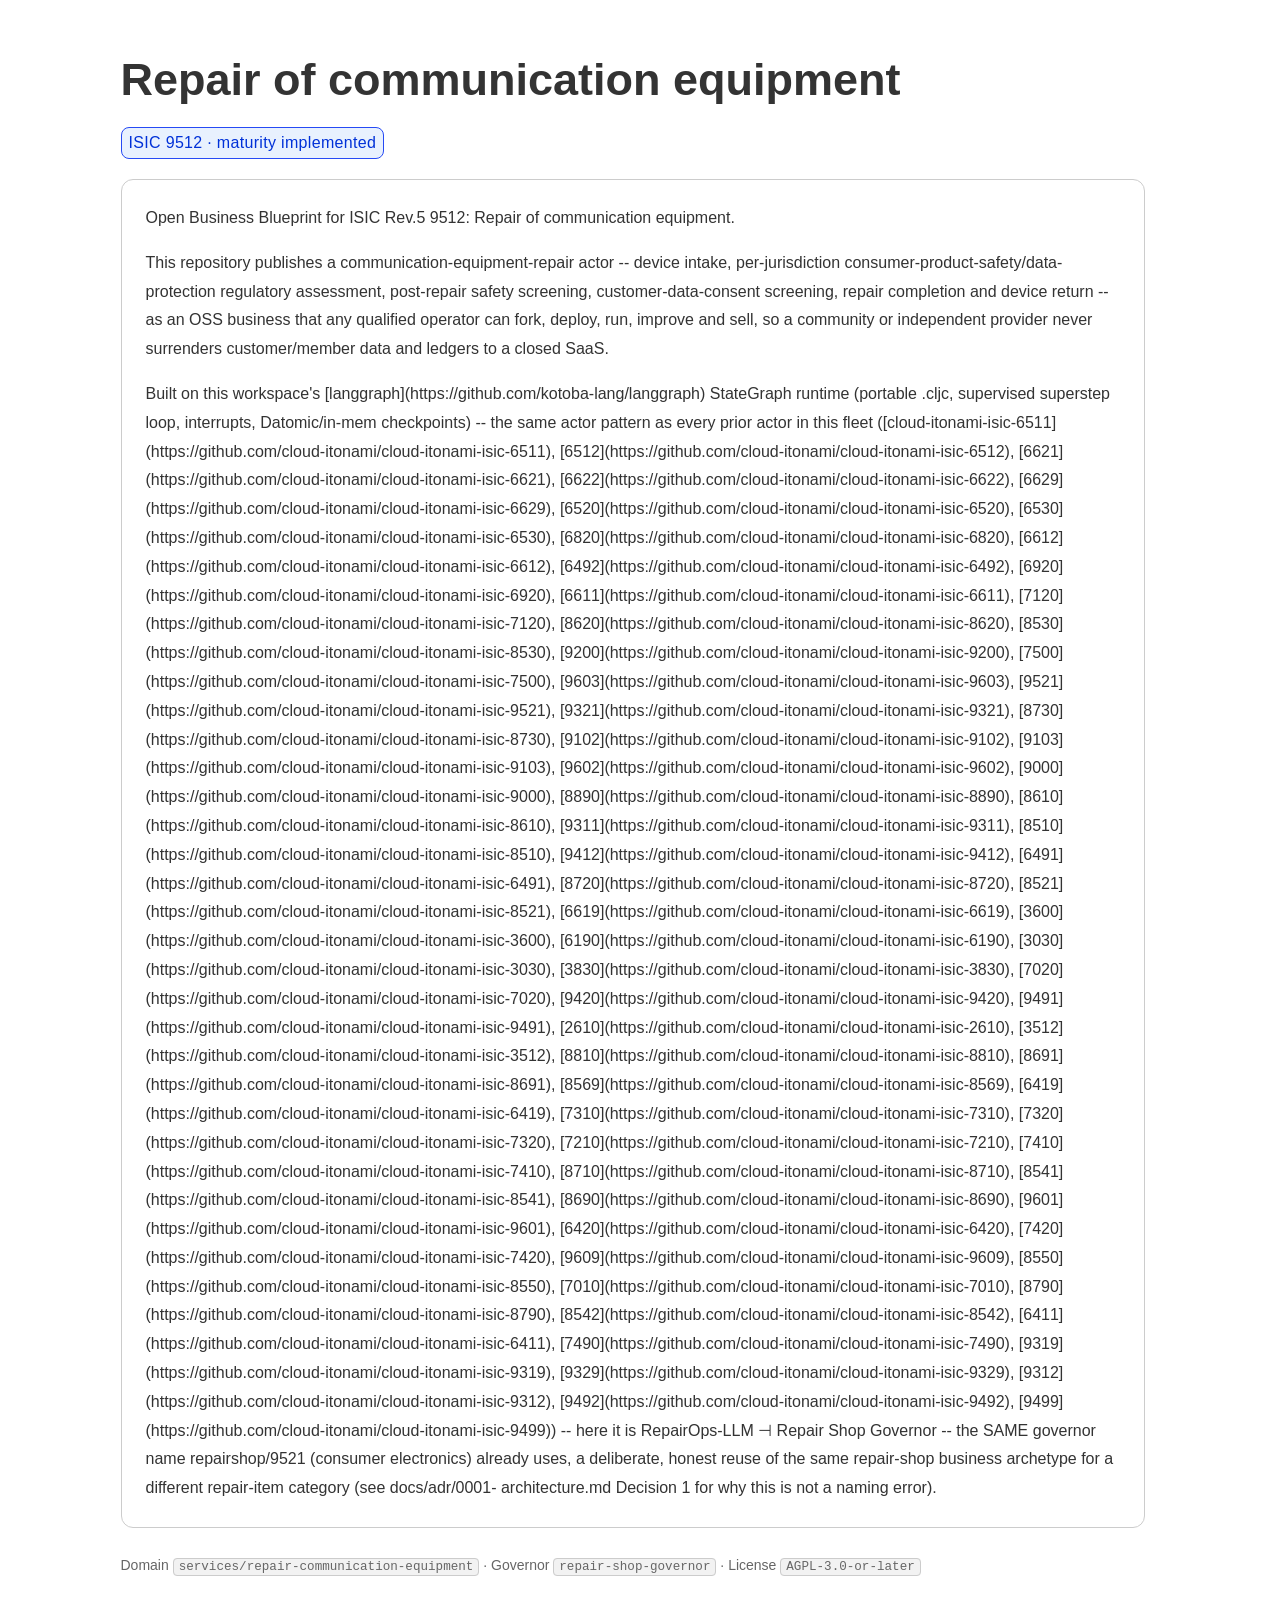
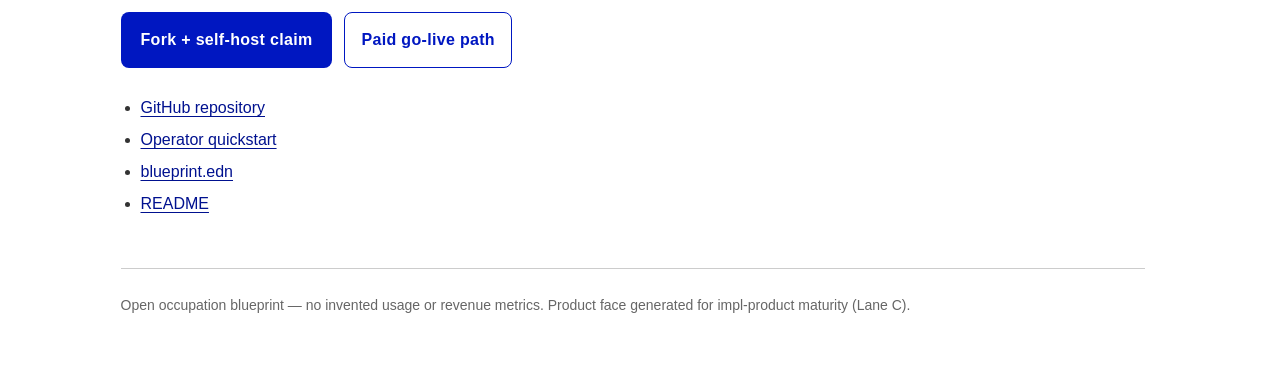
<file: docs/index.html>
<!DOCTYPE html>
<html lang="en">
  <head><meta charset="utf-8"><meta name="viewport" content="width=device-width, initial-scale=1, viewport-fit=cover"><meta name="color-scheme" content="light"><meta name="theme-color" content="#ffffff"><title>Repair of communication equipment | cloud-itonami-isic-9512</title><meta name="description" content="Repair of communication equipment — governed open occupation blueprint (ISIC 9512)."><style>/* jp-go-digital-design-system — vendored CSS
 * Source: https://github.com/digital-go-jp/design-system-example-components-html
 * Upstream commit: 3b34f4c3553fa3bee90bfd8b6fe962ac3055107d — MIT License, Copyright (c) 2025 デジタル庁
 * Generated by scripts/vendor.cljs — DO NOT EDIT BY HAND (re-vendor instead). */
:root {
  --color-primitive-blue-50: #e8f1fe;
  --color-primitive-blue-100: #d9e6ff;
  --color-primitive-blue-200: #c5d7fb;
  --color-primitive-blue-300: #9db7f9;
  --color-primitive-blue-400: #7096f8;
  --color-primitive-blue-500: #4979f5;
  --color-primitive-blue-600: #3460fb;
  --color-primitive-blue-700: #264af4;
  --color-primitive-blue-800: #0031d8;
  --color-primitive-blue-900: #0017c1;
  --color-primitive-blue-1000: #00118f;
  --color-primitive-blue-1100: #000071;
  --color-primitive-blue-1200: #000060;
  --color-primitive-light-blue-50: #f0f9ff;
  --color-primitive-light-blue-100: #dcf0ff;
  --color-primitive-light-blue-200: #c0e4ff;
  --color-primitive-light-blue-300: #97d3ff;
  --color-primitive-light-blue-400: #57b8ff;
  --color-primitive-light-blue-500: #39abff;
  --color-primitive-light-blue-600: #008bf2;
  --color-primitive-light-blue-700: #0877d7;
  --color-primitive-light-blue-800: #0066be;
  --color-primitive-light-blue-900: #0055ad;
  --color-primitive-light-blue-1000: #00428c;
  --color-primitive-light-blue-1100: #00316a;
  --color-primitive-light-blue-1200: #00234b;
  --color-primitive-cyan-50: #e9f7f9;
  --color-primitive-cyan-100: #c8f8ff;
  --color-primitive-cyan-200: #99f2ff;
  --color-primitive-cyan-300: #79e2f2;
  --color-primitive-cyan-400: #2bc8e4;
  --color-primitive-cyan-500: #01b7d6;
  --color-primitive-cyan-600: #00a3bf;
  --color-primitive-cyan-700: #008da6;
  --color-primitive-cyan-800: #008299;
  --color-primitive-cyan-900: #006f83;
  --color-primitive-cyan-1000: #006173;
  --color-primitive-cyan-1100: #004c59;
  --color-primitive-cyan-1200: #003741;
  --color-primitive-green-50: #e6f5ec;
  --color-primitive-green-100: #c2e5d1;
  --color-primitive-green-200: #9bd4b5;
  --color-primitive-green-300: #71c598;
  --color-primitive-green-400: #51b883;
  --color-primitive-green-500: #2cac6e;
  --color-primitive-green-600: #259d63;
  --color-primitive-green-700: #1d8b56;
  --color-primitive-green-800: #197a4b;
  --color-primitive-green-900: #115a36;
  --color-primitive-green-1000: #0c472a;
  --color-primitive-green-1100: #08351f;
  --color-primitive-green-1200: #032213;
  --color-primitive-lime-50: #ebfad9;
  --color-primitive-lime-100: #d0f5a2;
  --color-primitive-lime-200: #c0f354;
  --color-primitive-lime-300: #ade830;
  --color-primitive-lime-400: #9ddd15;
  --color-primitive-lime-500: #8cc80c;
  --color-primitive-lime-600: #7eb40d;
  --color-primitive-lime-700: #6fa104;
  --color-primitive-lime-800: #618e00;
  --color-primitive-lime-900: #507500;
  --color-primitive-lime-1000: #3e5a00;
  --color-primitive-lime-1100: #2c4100;
  --color-primitive-lime-1200: #1e2d00;
  --color-primitive-yellow-50: #fbf5e0;
  --color-primitive-yellow-100: #fff0b3;
  --color-primitive-yellow-200: #ffe380;
  --color-primitive-yellow-300: #ffd43d;
  --color-primitive-yellow-400: #ffc700;
  --color-primitive-yellow-500: #ebb700;
  --color-primitive-yellow-600: #d2a400;
  --color-primitive-yellow-700: #b78f00;
  --color-primitive-yellow-800: #a58000;
  --color-primitive-yellow-900: #927200;
  --color-primitive-yellow-1000: #806300;
  --color-primitive-yellow-1100: #6e5600;
  --color-primitive-yellow-1200: #604b00;
  --color-primitive-orange-50: #ffeee2;
  --color-primitive-orange-100: #ffdfca;
  --color-primitive-orange-200: #ffc199;
  --color-primitive-orange-300: #ffa66d;
  --color-primitive-orange-400: #ff8d44;
  --color-primitive-orange-500: #ff7628;
  --color-primitive-orange-600: #fb5b01;
  --color-primitive-orange-700: #e25100;
  --color-primitive-orange-800: #c74700;
  --color-primitive-orange-900: #ac3e00;
  --color-primitive-orange-1000: #8b3200;
  --color-primitive-orange-1100: #6d2700;
  --color-primitive-orange-1200: #541e00;
  --color-primitive-red-50: #fdeeee;
  --color-primitive-red-100: #ffdada;
  --color-primitive-red-200: #ffbbbb;
  --color-primitive-red-300: #ff9696;
  --color-primitive-red-400: #ff7171;
  --color-primitive-red-500: #ff5454;
  --color-primitive-red-600: #fe3939;
  --color-primitive-red-700: #fa0000;
  --color-primitive-red-800: #ec0000;
  --color-primitive-red-900: #ce0000;
  --color-primitive-red-1000: #a90000;
  --color-primitive-red-1100: #850000;
  --color-primitive-red-1200: #620000;
  --color-primitive-magenta-50: #f3e5f4;
  --color-primitive-magenta-100: #ffd0ff;
  --color-primitive-magenta-200: #ffaeff;
  --color-primitive-magenta-300: #ff8eff;
  --color-primitive-magenta-400: #f661f6;
  --color-primitive-magenta-500: #f137f1;
  --color-primitive-magenta-600: #db00db;
  --color-primitive-magenta-700: #c000c0;
  --color-primitive-magenta-800: #aa00aa;
  --color-primitive-magenta-900: #8b008b;
  --color-primitive-magenta-1000: #6c006c;
  --color-primitive-magenta-1100: #500050;
  --color-primitive-magenta-1200: #3b003b;
  --color-primitive-purple-50: #f1eafa;
  --color-primitive-purple-100: #ecddff;
  --color-primitive-purple-200: #ddc2ff;
  --color-primitive-purple-300: #cda6ff;
  --color-primitive-purple-400: #bb87ff;
  --color-primitive-purple-500: #a565f8;
  --color-primitive-purple-600: #8843e1;
  --color-primitive-purple-700: #6f23d0;
  --color-primitive-purple-800: #5c10be;
  --color-primitive-purple-900: #5109ad;
  --color-primitive-purple-1000: #41048e;
  --color-primitive-purple-1100: #30016c;
  --color-primitive-purple-1200: #21004b;
  --color-neutral-white: #ffffff;
  --color-neutral-black: #000000;
  --color-neutral-solid-gray-50: #f2f2f2;
  --color-neutral-solid-gray-100: #e6e6e6;
  --color-neutral-solid-gray-200: #cccccc;
  --color-neutral-solid-gray-300: #b3b3b3;
  --color-neutral-solid-gray-400: #999999;
  --color-neutral-solid-gray-420: #949494;
  --color-neutral-solid-gray-500: #7f7f7f;
  --color-neutral-solid-gray-536: #767676;
  --color-neutral-solid-gray-600: #666666;
  --color-neutral-solid-gray-700: #4d4d4d;
  --color-neutral-solid-gray-800: #333333;
  --color-neutral-solid-gray-900: #1a1a1a;
  --color-neutral-opacity-gray-50: rgba(0, 0, 0, 0.05);
  --color-neutral-opacity-gray-100: rgba(0, 0, 0, 0.1);
  --color-neutral-opacity-gray-200: rgba(0, 0, 0, 0.2);
  --color-neutral-opacity-gray-300: rgba(0, 0, 0, 0.3);
  --color-neutral-opacity-gray-400: rgba(0, 0, 0, 0.4);
  --color-neutral-opacity-gray-420: rgba(0, 0, 0, 0.42);
  --color-neutral-opacity-gray-500: rgba(0, 0, 0, 0.5);
  --color-neutral-opacity-gray-536: rgba(0, 0, 0, 0.54);
  --color-neutral-opacity-gray-600: rgba(0, 0, 0, 0.6);
  --color-neutral-opacity-gray-700: rgba(0, 0, 0, 0.7);
  --color-neutral-opacity-gray-800: rgba(0, 0, 0, 0.8);
  --color-neutral-opacity-gray-900: rgba(0, 0, 0, 0.9);
  --font-family-sans:
    "Noto Sans JP", -apple-system, BlinkMacSystemFont, sans-serif;
  --font-family-mono: "Noto Sans Mono", monospace;
  --elevation-1:
    0 2px 8px 1px rgba(0, 0, 0, 0.1), 0 1px 5px 0 rgba(0, 0, 0, 0.3);
  --elevation-2:
    0 2px 12px 2px rgba(0, 0, 0, 0.1), 0 1px 6px 0 rgba(0, 0, 0, 0.3);
  --elevation-3:
    0 4px 16px 3px rgba(0, 0, 0, 0.1), 0 1px 6px 0 rgba(0, 0, 0, 0.3);
  --elevation-4:
    0 6px 20px 4px rgba(0, 0, 0, 0.1), 0 2px 6px 0 rgba(0, 0, 0, 0.3);
  --elevation-5:
    0 8px 24px 5px rgba(0, 0, 0, 0.1), 0 2px 10px 0 rgba(0, 0, 0, 0.3);
  --elevation-6:
    0 10px 30px 6px rgba(0, 0, 0, 0.1), 0 3px 12px 0 rgba(0, 0, 0, 0.3);
  --elevation-7:
    0 12px 36px 7px rgba(0, 0, 0, 0.1), 0 3px 14px 0 rgba(0, 0, 0, 0.3);
  --elevation-8:
    0 14px 40px 7px rgba(0, 0, 0, 0.1), 0 3px 16px 0 rgba(0, 0, 0, 0.3);
  --color-semantic-success-1: var(--color-primitive-green-600);
  --color-semantic-success-2: var(--color-primitive-green-800);
  --color-semantic-error-1: var(--color-primitive-red-800);
  --color-semantic-error-2: var(--color-primitive-red-900);
  --color-semantic-warning-yellow-1: var(--color-primitive-yellow-700);
  --color-semantic-warning-yellow-2: var(--color-primitive-yellow-900);
  --color-semantic-warning-orange-1: var(--color-primitive-orange-600);
  --color-semantic-warning-orange-2: var(--color-primitive-orange-800);
  --color-key-50: var(--color-primitive-blue-50);
  --color-key-100: var(--color-primitive-blue-100);
  --color-key-200: var(--color-primitive-blue-200);
  --color-key-300: var(--color-primitive-blue-300);
  --color-key-400: var(--color-primitive-blue-400);
  --color-key-500: var(--color-primitive-blue-500);
  --color-key-600: var(--color-primitive-blue-600);
  --color-key-700: var(--color-primitive-blue-700);
  --color-key-800: var(--color-primitive-blue-800);
  --color-key-900: var(--color-primitive-blue-900);
  --color-key-1000: var(--color-primitive-blue-1000);
  --color-key-1100: var(--color-primitive-blue-1100);
  --color-key-1200: var(--color-primitive-blue-1200);
}

html {
  scrollbar-gutter: stable;
  font-family: var(--font-family-sans);
}

html:has(:modal) {
  overflow: clip;
  scrollbar-gutter: auto;
}

body:has(:modal) {
  overflow: auto;
  scrollbar-gutter: stable;
}

:where(a):any-link {
  color: var(--color-primitive-blue-1000);
  text-decoration: underline;
  text-decoration-thickness: calc(1 / 16 * 1rem);
  text-underline-offset: calc(3 / 16 * 1rem);
}

:where(a):visited {
  color: var(--color-primitive-magenta-900);
}

@media (hover: hover) {
  :where(a):hover {
    color: var(--color-primitive-blue-900);
    text-decoration-thickness: calc(3 / 16 * 1rem);
  }
}

:where(a):active {
  color: var(--color-primitive-orange-800);
  text-decoration-thickness: calc(1 / 16 * 1rem);
}

:focus-visible {
  outline: calc(4 / 16 * 1rem) solid var(--color-neutral-black);
  outline-offset: calc(2 / 16 * 1rem);
  border-radius: calc(4 / 16 * 1rem);
  box-shadow: 0 0 0 calc(2 / 16 * 1rem) var(--color-primitive-yellow-300);
}

.dads-u-visually-hidden {
  clip: rect(0 0 0 0) !important;
  clip-path: inset(50%) !important;
  height: 1px !important;
  overflow: hidden !important;
  position: absolute !important;
  white-space: nowrap !important;
  width: 1px !important;
}

:where(.dads-u-focus-outline):focus-visible {
  outline: calc(4 / 16 * 1rem) solid var(--color-neutral-black) !important;
  outline-offset: calc(2 / 16 * 1rem) !important;
  border-radius: calc(4 / 16 * 1rem) !important;
  background-color: var(--color-primitive-yellow-300) !important;
  box-shadow: 0 0 0 calc(2 / 16 * 1rem) var(--color-primitive-yellow-300) !important;
}

@supports selector(:has(*)) {
  :where(.dads-u-focus-within-outline):focus-visible,
  :where(.dads-u-focus-within-outline):has(:focus-visible) {
    outline: calc(4 / 16 * 1rem) solid var(--color-neutral-black) !important;
    outline-offset: calc(2 / 16 * 1rem) !important;
    border-radius: calc(4 / 16 * 1rem) !important;
    background-color: var(--color-primitive-yellow-300) !important;
    box-shadow: 0 0 0 calc(2 / 16 * 1rem) var(--color-primitive-yellow-300) !important;
  }
}
@supports not selector(:has(*)) {
  :where(.dads-u-focus-within-outline):focus-within {
    outline: calc(4 / 16 * 1rem) solid var(--color-neutral-black) !important;
    outline-offset: calc(2 / 16 * 1rem) !important;
    border-radius: calc(4 / 16 * 1rem) !important;
    background-color: var(--color-primitive-yellow-300) !important;
    box-shadow: 0 0 0 calc(2 / 16 * 1rem) var(--color-primitive-yellow-300) !important;
  }
}

.dads-u-dsp-64B-140 {
  font-weight: bold !important;
  font-size: calc(64 / 16 * 1rem) !important;
  line-height: 1.4 !important;
  letter-spacing: 0 !important;
}

.dads-u-dsp-57B-140 {
  font-weight: bold !important;
  font-size: calc(57 / 16 * 1rem) !important;
  line-height: 1.4 !important;
  letter-spacing: 0 !important;
}

.dads-u-dsp-48B-140 {
  font-weight: bold !important;
  font-size: calc(48 / 16 * 1rem) !important;
  line-height: 1.4 !important;
  letter-spacing: 0 !important;
}

.dads-u-dsp-64N-140 {
  font-weight: normal !important;
  font-size: calc(64 / 16 * 1rem) !important;
  line-height: 1.4 !important;
  letter-spacing: 0 !important;
}

.dads-u-dsp-57N-140 {
  font-weight: normal !important;
  font-size: calc(57 / 16 * 1rem) !important;
  line-height: 1.4 !important;
  letter-spacing: 0 !important;
}

.dads-u-dsp-48N-140 {
  font-weight: normal !important;
  font-size: calc(48 / 16 * 1rem) !important;
  line-height: 1.4 !important;
  letter-spacing: 0 !important;
}

.dads-u-std-45B-140 {
  font-weight: bold !important;
  font-size: calc(45 / 16 * 1rem) !important;
  line-height: 1.4 !important;
  letter-spacing: 0 !important;
}

.dads-u-std-36B-140 {
  font-weight: bold !important;
  font-size: calc(36 / 16 * 1rem) !important;
  line-height: 1.4 !important;
  letter-spacing: 0.01em !important;
}

.dads-u-std-32B-150 {
  font-weight: bold !important;
  font-size: calc(32 / 16 * 1rem) !important;
  line-height: 1.5 !important;
  letter-spacing: 0.01em !important;
}

.dads-u-std-28B-150 {
  font-weight: bold !important;
  font-size: calc(28 / 16 * 1rem) !important;
  line-height: 1.5 !important;
  letter-spacing: 0.01em !important;
}

.dads-u-std-26B-150 {
  font-weight: bold !important;
  font-size: calc(26 / 16 * 1rem) !important;
  line-height: 1.5 !important;
  letter-spacing: 0.02em !important;
}

.dads-u-std-24B-150 {
  font-weight: bold !important;
  font-size: calc(24 / 16 * 1rem) !important;
  line-height: 1.5 !important;
  letter-spacing: 0.02em !important;
}

.dads-u-std-22B-150 {
  font-weight: bold !important;
  font-size: calc(22 / 16 * 1rem) !important;
  line-height: 1.5 !important;
  letter-spacing: 0.02em !important;
}

.dads-u-std-20B-150 {
  font-weight: bold !important;
  font-size: calc(20 / 16 * 1rem) !important;
  line-height: 1.5 !important;
  letter-spacing: 0.02em !important;
}

.dads-u-std-18B-160 {
  font-weight: bold !important;
  font-size: calc(18 / 16 * 1rem) !important;
  line-height: 1.6 !important;
  letter-spacing: 0.02em !important;
}

.dads-u-std-17B-170 {
  font-weight: bold !important;
  font-size: calc(17 / 16 * 1rem) !important;
  line-height: 1.7 !important;
  letter-spacing: 0.02em !important;
}

.dads-u-std-16B-170 {
  font-weight: bold !important;
  font-size: calc(16 / 16 * 1rem) !important;
  line-height: 1.7 !important;
  letter-spacing: 0.02em !important;
}

.dads-u-std-16B-175 {
  font-weight: bold !important;
  font-size: calc(16 / 16 * 1rem) !important;
  line-height: 1.75 !important;
  letter-spacing: 0.02em !important;
}

.dads-u-std-45N-140 {
  font-weight: normal !important;
  font-size: calc(45 / 16 * 1rem) !important;
  line-height: 1.4 !important;
  letter-spacing: 0 !important;
}

.dads-u-std-36N-140 {
  font-weight: normal !important;
  font-size: calc(36 / 16 * 1rem) !important;
  line-height: 1.4 !important;
  letter-spacing: 0.01em !important;
}

.dads-u-std-32N-150 {
  font-weight: normal !important;
  font-size: calc(32 / 16 * 1rem) !important;
  line-height: 1.5 !important;
  letter-spacing: 0.01em !important;
}

.dads-u-std-28N-150 {
  font-weight: normal !important;
  font-size: calc(28 / 16 * 1rem) !important;
  line-height: 1.5 !important;
  letter-spacing: 0.01em !important;
}

.dads-u-std-26N-150 {
  font-weight: normal !important;
  font-size: calc(26 / 16 * 1rem) !important;
  line-height: 1.5 !important;
  letter-spacing: 0.02em !important;
}

.dads-u-std-24N-150 {
  font-weight: normal !important;
  font-size: calc(24 / 16 * 1rem) !important;
  line-height: 1.5 !important;
  letter-spacing: 0.02em !important;
}

.dads-u-std-22N-150 {
  font-weight: normal !important;
  font-size: calc(22 / 16 * 1rem) !important;
  line-height: 1.5 !important;
  letter-spacing: 0.02em !important;
}

.dads-u-std-20N-150 {
  font-weight: normal !important;
  font-size: calc(20 / 16 * 1rem) !important;
  line-height: 1.5 !important;
  letter-spacing: 0.02em !important;
}

.dads-u-std-18N-160 {
  font-weight: normal !important;
  font-size: calc(18 / 16 * 1rem) !important;
  line-height: 1.6 !important;
  letter-spacing: 0.02em !important;
}

.dads-u-std-17N-170 {
  font-weight: normal !important;
  font-size: calc(17 / 16 * 1rem) !important;
  line-height: 1.7 !important;
  letter-spacing: 0.02em !important;
}

.dads-u-std-16N-170 {
  font-weight: normal !important;
  font-size: calc(16 / 16 * 1rem) !important;
  line-height: 1.7 !important;
  letter-spacing: 0.02em !important;
}

.dads-u-std-16N-175 {
  font-weight: normal !important;
  font-size: calc(16 / 16 * 1rem) !important;
  line-height: 1.75 !important;
  letter-spacing: 0.02em !important;
}

.dads-u-dns-17B-130 {
  font-weight: bold !important;
  font-size: calc(17 / 16 * 1rem) !important;
  line-height: 1.3 !important;
  letter-spacing: 0 !important;
}

.dads-u-dns-17B-120 {
  font-weight: bold !important;
  font-size: calc(17 / 16 * 1rem) !important;
  line-height: 1.2 !important;
  letter-spacing: 0 !important;
}

.dads-u-dns-16B-130 {
  font-weight: bold !important;
  font-size: calc(16 / 16 * 1rem) !important;
  line-height: 1.3 !important;
  letter-spacing: 0 !important;
}

.dads-u-dns-16B-120 {
  font-weight: bold !important;
  font-size: calc(16 / 16 * 1rem) !important;
  line-height: 1.2 !important;
  letter-spacing: 0 !important;
}

.dads-u-dns-14B-130 {
  font-weight: bold !important;
  font-size: calc(14 / 16 * 1rem) !important;
  line-height: 1.3 !important;
  letter-spacing: 0 !important;
}

.dads-u-dns-14B-120 {
  font-weight: bold !important;
  font-size: calc(14 / 16 * 1rem) !important;
  line-height: 1.2 !important;
  letter-spacing: 0 !important;
}

.dads-u-dns-17N-130 {
  font-weight: normal !important;
  font-size: calc(17 / 16 * 1rem) !important;
  line-height: 1.3 !important;
  letter-spacing: 0 !important;
}

.dads-u-dns-17N-120 {
  font-weight: normal !important;
  font-size: calc(17 / 16 * 1rem) !important;
  line-height: 1.2 !important;
  letter-spacing: 0 !important;
}

.dads-u-dns-16N-130 {
  font-weight: normal !important;
  font-size: calc(16 / 16 * 1rem) !important;
  line-height: 1.3 !important;
  letter-spacing: 0 !important;
}

.dads-u-dns-16N-120 {
  font-weight: normal !important;
  font-size: calc(16 / 16 * 1rem) !important;
  line-height: 1.2 !important;
  letter-spacing: 0 !important;
}

.dads-u-dns-14N-130 {
  font-weight: normal !important;
  font-size: calc(14 / 16 * 1rem) !important;
  line-height: 1.3 !important;
  letter-spacing: 0 !important;
}

.dads-u-dns-14N-120 {
  font-weight: normal !important;
  font-size: calc(14 / 16 * 1rem) !important;
  line-height: 1.2 !important;
  letter-spacing: 0 !important;
}

.dads-u-oln-17B-100 {
  font-weight: bold !important;
  font-size: calc(17 / 16 * 1rem) !important;
  line-height: 1 !important;
  letter-spacing: 0.02em !important;
}

.dads-u-oln-16B-100 {
  font-weight: bold !important;
  font-size: calc(16 / 16 * 1rem) !important;
  line-height: 1 !important;
  letter-spacing: 0.02em !important;
}

.dads-u-oln-14B-100 {
  font-weight: bold !important;
  font-size: calc(14 / 16 * 1rem) !important;
  line-height: 1 !important;
  letter-spacing: 0.02em !important;
}

.dads-u-oln-17N-100 {
  font-weight: normal !important;
  font-size: calc(17 / 16 * 1rem) !important;
  line-height: 1 !important;
  letter-spacing: 0.02em !important;
}

.dads-u-oln-16N-100 {
  font-weight: normal !important;
  font-size: calc(16 / 16 * 1rem) !important;
  line-height: 1 !important;
  letter-spacing: 0.02em !important;
}

.dads-u-oln-14N-100 {
  font-weight: normal !important;
  font-size: calc(14 / 16 * 1rem) !important;
  line-height: 1 !important;
  letter-spacing: 0.02em !important;
}

.dads-u-mono-17B-150 {
  font-weight: bold !important;
  font-size: calc(17 / 16 * 1rem) !important;
  line-height: 1.5 !important;
  font-family: var(--font-family-mono) !important;
  letter-spacing: 0 !important;
}

.dads-u-mono-16B-150 {
  font-weight: bold !important;
  font-size: calc(16 / 16 * 1rem) !important;
  line-height: 1.5 !important;
  font-family: var(--font-family-mono) !important;
  letter-spacing: 0 !important;
}

.dads-u-mono-14B-150 {
  font-weight: bold !important;
  font-size: calc(14 / 16 * 1rem) !important;
  line-height: 1.5 !important;
  font-family: var(--font-family-mono) !important;
  letter-spacing: 0 !important;
}

.dads-u-mono-17N-150 {
  font-weight: normal !important;
  font-size: calc(17 / 16 * 1rem) !important;
  line-height: 1.5 !important;
  font-family: var(--font-family-mono) !important;
  letter-spacing: 0 !important;
}

.dads-u-mono-16N-150 {
  font-weight: normal !important;
  font-size: calc(16 / 16 * 1rem) !important;
  line-height: 1.5 !important;
  font-family: var(--font-family-mono) !important;
  letter-spacing: 0 !important;
}

.dads-u-mono-14N-150 {
  font-weight: normal !important;
  font-size: calc(14 / 16 * 1rem) !important;
  line-height: 1.5 !important;
  font-family: var(--font-family-mono) !important;
  letter-spacing: 0 !important;
}
/* --- component: button --- */
.dads-button {
  --button-color: var(--color-key-900);
  --button-hover-color: var(--color-key-1000);
  --button-active-color: var(--color-key-1200);
  --button-outline-hover-bg-color: var(--color-key-200);
  --button-outline-active-bg-color: var(--color-key-300);
  display: flex;
  align-items: center;
  justify-content: center;
  column-gap: calc(4 / 16 * 1rem);
  box-sizing: border-box;
  width: fit-content;
  max-width: 100%;
  font-weight: bold;
  font-size: calc(16 / 16 * 1rem);
  line-height: 1;
  font-family: var(--font-family-sans);
  letter-spacing: 0.02em;
  text-decoration: none;
  text-underline-offset: calc(3 / 16 * 1rem);
}

.dads-button:disabled,
.dads-button[aria-disabled="true"] {
  cursor: default;
}

.dads-button[data-type="solid-fill"] {
  border: 4px double transparent;
  background-color: var(--button-color);
  color: var(--color-neutral-white);
}

@media (hover: hover) {
  .dads-button[data-type="solid-fill"]:hover {
    background-color: var(--button-hover-color);
    text-decoration: underline;
    text-decoration-thickness: calc(1 / 16 * 1rem);
  }
}

.dads-button[data-type="solid-fill"]:active {
  background-color: var(--button-active-color);
  text-decoration: underline;
}

.dads-button[data-type="solid-fill"]:focus-visible {
  outline: calc(4 / 16 * 1rem) solid var(--color-neutral-black);
  outline-offset: calc(2 / 16 * 1rem);
  box-shadow: 0 0 0 calc(2 / 16 * 1rem) var(--color-primitive-yellow-300);
}

.dads-button[data-type="solid-fill"]:disabled,
.dads-button[data-type="solid-fill"][aria-disabled="true"] {
  background-color: var(--color-neutral-solid-gray-300);
  color: var(--color-neutral-solid-gray-50);
  text-decoration: none;
}

@media (forced-colors: active) {
  .dads-button[data-type="solid-fill"]:disabled,
  .dads-button[data-type="solid-fill"][aria-disabled="true"] {
    border-color: GrayText;
    color: GrayText;
  }
}

.dads-button[data-type="outline"] {
  border: 1px solid currentcolor;
  background-color: var(--color-neutral-white);
  color: var(--button-color);
}

@media (hover: hover) {
  .dads-button[data-type="outline"]:hover {
    background-color: var(--button-outline-hover-bg-color);
    color: var(--button-hover-color);
    text-decoration: underline;
    text-decoration-thickness: calc(1 / 16 * 1rem);
  }
}

.dads-button[data-type="outline"]:active {
  background-color: var(--button-outline-active-bg-color);
  color: var(--button-active-color);
  text-decoration: underline;
}

.dads-button[data-type="outline"]:focus-visible {
  outline: calc(4 / 16 * 1rem) solid var(--color-neutral-black);
  outline-offset: calc(2 / 16 * 1rem);
  box-shadow: 0 0 0 calc(2 / 16 * 1rem) var(--color-primitive-yellow-300);
}

.dads-button[data-type="outline"]:disabled,
.dads-button[data-type="outline"][aria-disabled="true"] {
  background-color: var(--color-neutral-white);
  color: var(--color-neutral-solid-gray-300);
  text-decoration: none;
}

@media (forced-colors: active) {
  .dads-button[data-type="outline"]:disabled,
  .dads-button[data-type="outline"][aria-disabled="true"] {
    border-color: GrayText;
    color: GrayText;
  }
}

.dads-button[data-type="text"] {
  border: 0;
  background-color: transparent;
  color: var(--button-color);
  text-decoration: underline;
  text-decoration-thickness: calc(1 / 16 * 1rem);
}

@media (hover: hover) {
  .dads-button[data-type="text"]:hover {
    background-color: var(--color-key-50);
    color: var(--button-hover-color);
    text-decoration-thickness: calc(3 / 16 * 1rem);
  }
}

.dads-button[data-type="text"]:active {
  background-color: var(--color-key-100);
  color: var(--button-active-color);
}

.dads-button[data-type="text"]:focus-visible {
  outline: calc(4 / 16 * 1rem) solid var(--color-neutral-black);
  outline-offset: calc(2 / 16 * 1rem);
  background-color: var(--color-primitive-yellow-300);
  box-shadow: 0 0 0 calc(2 / 16 * 1rem) var(--color-primitive-yellow-300);
}

.dads-button[data-type="text"]:disabled,
.dads-button[data-type="text"][aria-disabled="true"] {
  background-color: transparent;
  color: var(--color-neutral-solid-gray-300);
  text-decoration-thickness: revert;
}

@media (forced-colors: active) {
  .dads-button[data-type="text"]:disabled,
  .dads-button[data-type="text"][aria-disabled="true"] {
    color: GrayText;
  }
}

.dads-button[data-size="lg"] {
  min-width: calc(136 / 16 * 1rem);
  min-height: calc(56 / 16 * 1rem);
  border-radius: calc(8 / 16 * 1rem);
  padding: calc(12 / 16 * 1rem) calc(16 / 16 * 1rem);
}

.dads-button[data-size="md"] {
  min-width: calc(96 / 16 * 1rem);
  min-height: calc(48 / 16 * 1rem);
  border-radius: calc(8 / 16 * 1rem);
  padding: calc(8 / 16 * 1rem) calc(16 / 16 * 1rem);
}

.dads-button[data-size="sm"] {
  position: relative;
  min-width: calc(80 / 16 * 1rem);
  min-height: calc(36 / 16 * 1rem);
  border-radius: calc(6 / 16 * 1rem);
  padding: calc(2 / 16 * 1rem) calc(12 / 16 * 1rem);
}

.dads-button[data-size="sm"]::after {
  content: "";
  position: absolute;
  inset: 0;
  margin: auto;
  height: calc(44 / 16 * 1rem);
}

.dads-button[data-size="xs"] {
  position: relative;
  min-width: calc(72 / 16 * 1rem);
  min-height: calc(28 / 16 * 1rem);
  border-radius: calc(4 / 16 * 1rem);
  padding: calc(2 / 16 * 1rem) calc(8 / 16 * 1rem);
  font-size: calc(14 / 16 * 1rem);
}

.dads-button[data-size="xs"]::after {
  content: "";
  position: absolute;
  inset: 0;
  margin: auto;
  height: calc(44 / 16 * 1rem);
}

.dads-button__icon {
  flex-shrink: 0;
}
/* --- component: heading --- */
.dads-heading {
  color: var(--color-neutral-solid-gray-800);
  font-family: var(--font-family-sans);
}

.dads-heading[data-size="64"] {
  --_shoulder-size: calc(28 / 16 * 1rem);
  --_shoulder-line-height: 1.5;
  --_shoulder-letter-spacing: 0.01em;
  font-weight: bold;
  font-size: calc(64 / 16 * 1rem);
  line-height: 1.4;
  letter-spacing: 0;
}

.dads-heading[data-size="57"] {
  --_shoulder-size: calc(24 / 16 * 1rem);
  --_shoulder-line-height: 1.5;
  --_shoulder-letter-spacing: 0.02em;
  font-weight: bold;
  font-size: calc(57 / 16 * 1rem);
  line-height: 1.4;
  letter-spacing: 0;
}

.dads-heading[data-size="45"] {
  --_shoulder-size: calc(22 / 16 * 1rem);
  --_shoulder-line-height: 1.5;
  --_shoulder-letter-spacing: 0.02em;
  font-weight: bold;
  font-size: calc(45 / 16 * 1rem);
  line-height: 1.4;
  letter-spacing: 0;
}

.dads-heading[data-size="36"] {
  --_shoulder-size: calc(20 / 16 * 1rem);
  --_shoulder-line-height: 1.5;
  --_shoulder-letter-spacing: 0.02em;
  font-weight: bold;
  font-size: calc(36 / 16 * 1rem);
  line-height: 1.4;
  letter-spacing: 0.01em;
}

.dads-heading[data-size="32"] {
  --_shoulder-size: calc(18 / 16 * 1rem);
  --_shoulder-line-height: 1.6;
  --_shoulder-letter-spacing: 0.02em;
  font-weight: bold;
  font-size: calc(32 / 16 * 1rem);
  line-height: 1.5;
  letter-spacing: 0.01em;
}

.dads-heading[data-size="28"] {
  --_shoulder-size: calc(16 / 16 * 1rem);
  --_shoulder-line-height: 1.7;
  --_shoulder-letter-spacing: 0.02em;
  font-weight: bold;
  font-size: calc(28 / 16 * 1rem);
  line-height: 1.5;
  letter-spacing: 0.01em;
}

.dads-heading[data-size="24"] {
  --_shoulder-size: calc(16 / 16 * 1rem);
  --_shoulder-line-height: 1.7;
  --_shoulder-letter-spacing: 0.02em;
  font-weight: bold;
  font-size: calc(24 / 16 * 1rem);
  line-height: 1.5;
  letter-spacing: 0.02em;
}

.dads-heading[data-size="20"] {
  --_shoulder-size: calc(16 / 16 * 1rem);
  --_shoulder-line-height: 1.7;
  --_shoulder-letter-spacing: 0.02em;
  font-weight: bold;
  font-size: calc(20 / 16 * 1rem);
  line-height: 1.5;
  letter-spacing: 0.02em;
}

.dads-heading[data-size="18"] {
  --_shoulder-size: calc(16 / 16 * 1rem);
  --_shoulder-line-height: 1.7;
  --_shoulder-letter-spacing: 0.02em;
  font-weight: bold;
  font-size: calc(18 / 16 * 1rem);
  line-height: 1.6;
  letter-spacing: 0.02em;
}

.dads-heading[data-size="16"] {
  --_shoulder-size: calc(16 / 16 * 1rem);
  --_shoulder-line-height: 1.7;
  --_shoulder-letter-spacing: 0.02em;
  font-weight: bold;
  font-size: calc(16 / 16 * 1rem);
  line-height: 1.7;
  letter-spacing: 0.02em;
}

.dads-heading[data-chip] {
  position: relative;
  padding-left: calc(1em / 3 + 0.5em);
}

.dads-heading[data-chip]::before {
  position: absolute;
  top: 0.2em;
  bottom: 0.1em;
  left: 0;
  width: calc(1em / 3);
  background-color: var(--color-key-900);
  content: "";
}

@supports (top: 1lh) {
  .dads-heading[data-chip]::before {
    top: calc(0.5lh - 0.45em);
    bottom: calc(0.5lh - 0.55em);
  }
}

.dads-heading[data-chip]:has(.dads-heading__shoulder)::before {
  top: calc((var(--_shoulder-size) * (var(--_shoulder-line-height) - 1)) / 2);
}

@media (forced-colors: active) {
  .dads-heading[data-chip]::before {
    background-color: CanvasText;
  }
}

.dads-heading[data-rule] {
  border-bottom: solid var(--color-key-900);
}

.dads-heading[data-rule="8"] {
  border-bottom-width: calc(8 / 16 * 1rem);
  padding-bottom: calc(32 / 16 * 1rem);
}

.dads-heading[data-rule="6"] {
  border-bottom-width: calc(6 / 16 * 1rem);
  padding-bottom: calc(24 / 16 * 1rem);
}

.dads-heading[data-rule="4"] {
  border-bottom-width: calc(4 / 16 * 1rem);
  padding-bottom: calc(16 / 16 * 1rem);
}

.dads-heading[data-rule="2"] {
  border-bottom-width: calc(2 / 16 * 1rem);
  padding-bottom: calc(8 / 16 * 1rem);
}

.dads-heading__shoulder {
  margin: 0;
  font-weight: bold;
  font-size: var(--_shoulder-size);
  line-height: var(--_shoulder-line-height);
  letter-spacing: var(--_shoulder-letter-spacing);
}

.dads-heading__heading {
  margin: 0;
  font: inherit;
}

.dads-heading__icon {
  margin-right: calc(0.4em - 0.25em);
}

.dads-heading__icon::after {
  content: " ";
}

.dads-heading__icon-svg {
  display: inline-block;
  width: 1.25em;
  height: 1.25em;
  vertical-align: -0.25em;
}
/* --- component: accordion --- */
.dads-accordion {
  --_icon-size: calc(20 / 16 * 1rem);
  border-bottom: 1px solid var(--color-neutral-solid-gray-420);
}

@media (min-width: 48rem) {
  .dads-accordion {
    --_icon-size: calc(32 / 16 * 1rem);
  }
}

.dads-accordion__summary {
  position: relative;
  display: block;
  padding: calc(8 / 16 * 1rem) calc(8 / 16 * 1rem) calc(8 / 16 * 1rem)
    calc(var(--_icon-size) + 0.75rem);
  color: var(--color-neutral-solid-gray-800);
  font-weight: normal;
  font-size: calc(16 / 16 * 1rem);
  line-height: 1.7;
  font-family: var(--font-family-sans);
  letter-spacing: 0.02em;
  cursor: default;
}

.dads-accordion__summary::marker {
  content: "";
}

.dads-accordion__summary::-webkit-details-marker {
  display: none;
}

@media (min-width: 48rem) {
  .dads-accordion__summary {
    padding: calc(16 / 16 * 1rem) calc(16 / 16 * 1rem) calc(16 / 16 * 1rem)
      calc(var(--_icon-size) + calc(20 / 16 * 1rem));
    font-size: calc(18 / 16 * 1rem);
    line-height: 1.6;
  }
}

@media (hover: hover) {
  .dads-accordion__summary:hover:not(:focus-visible) {
    background-color: var(--color-neutral-solid-gray-50);
  }
}

.dads-accordion__summary:focus-visible {
  outline: calc(4 / 16 * 1rem) solid var(--color-neutral-black);
  outline-offset: calc(2 / 16 * 1rem);
  border-radius: calc(4 / 16 * 1rem);
  background-color: var(--color-primitive-yellow-300);
  box-shadow: 0 0 0 calc(2 / 16 * 1rem) var(--color-primitive-yellow-300);
}

.dads-accordion__icon {
  position: absolute;
  top: calc(8 / 16 * 1rem);
  left: calc(2 / 16 * 1rem);
  margin-top: calc((1lh - var(--_icon-size)) / 2);
  display: inline-flex;
  align-items: center;
  justify-content: center;
  box-sizing: border-box;
  width: var(--_icon-size);
  height: var(--_icon-size);
  border-radius: 50%;
  border: 1px solid currentcolor;
  background-color: var(--color-neutral-white);
  color: var(--color-key-1000);
}

@media (min-width: 48rem) {
  .dads-accordion__icon {
    top: calc(14 / 16 * 1rem);
    left: calc(6 / 16 * 1rem);
  }
}

.dads-accordion[open] .dads-accordion__icon {
  transform: rotate(180deg);
}

@media (hover: hover) {
  .dads-accordion__summary:hover .dads-accordion__icon {
    outline: calc(2 / 16 * 1rem) solid currentcolor;
  }
}

.dads-accordion__icon-svg {
  margin-top: calc(2 / 16 * 1rem);
  width: calc(16 / 16 * 1rem);
  height: calc(16 / 16 * 1rem);
  pointer-events: none;
}

@media (min-width: 48rem) {
  .dads-accordion__icon-svg {
    width: auto;
    height: auto;
  }
}

.dads-accordion__summary :is(h1, h2, h3, h4, h5, h6) {
  margin: 0;
  font: inherit;
}

.dads-accordion__content {
  padding: calc(16 / 16 * 1rem) calc(8 / 16 * 1rem) calc(16 / 16 * 1rem)
    calc(var(--_icon-size) + 0.75rem);
}

@media (min-width: 48rem) {
  .dads-accordion__content {
    padding: calc(24 / 16 * 1rem) calc(16 / 16 * 1rem) calc(24 / 16 * 1rem)
      calc(var(--_icon-size) + 1.25rem);
  }
}

.dads-accordion__back-link:any-link {
  display: flex;
  align-items: flex-start;
  gap: calc(6 / 16 * 1rem);
  width: fit-content;
  color: var(--color-primitive-blue-1000);
  text-decoration: underline;
  text-decoration-thickness: calc(1 / 16 * 1rem);
  text-underline-offset: calc(3 / 16 * 1rem);
  text-spacing-trim: trim-start;
}

@media (hover: hover) {
  .dads-accordion__back-link:hover {
    color: var(--color-primitive-blue-900);
    text-decoration-thickness: calc(3 / 16 * 1rem);
  }
}

.dads-accordion__back-link:active {
  color: var(--color-primitive-orange-800);
  text-decoration-thickness: calc(1 / 16 * 1rem);
}

.dads-accordion__back-link:focus-visible {
  outline: calc(4 / 16 * 1rem) solid var(--color-neutral-black);
  outline-offset: calc(2 / 16 * 1rem);
  border-radius: calc(4 / 16 * 1rem);
  background-color: var(--color-primitive-yellow-300);
  box-shadow: 0 0 0 calc(2 / 16 * 1rem) var(--color-primitive-yellow-300);
}

.dads-accordion__back-link-icon {
  margin-top: calc((1lh - 24 / 16 * 1rem) / 2);
  flex-shrink: 0;
}
/* --- component: input-text --- */
.dads-input-text {
  display: block;
  color: var(--color-neutral-solid-gray-800);
  font-weight: normal;
  font-size: calc(16 / 16 * 1rem);
  line-height: 1.7;
  font-family: var(--font-family-sans);
  letter-spacing: 0.02em;
}

.dads-input-text__input {
  box-sizing: border-box;
  max-width: 100%;
  border: 1px solid var(--color-neutral-solid-gray-600);
  background-color: var(--color-neutral-white);
  padding: calc(12 / 16 * 1rem) calc(16 / 16 * 1rem);
  border-radius: calc(8 / 16 * 1rem);
  color: var(--color-neutral-solid-gray-900);
  font: inherit;
  line-height: 1;
}

.dads-input-text__input[data-size="sm"] {
  height: 2.5rem;
}

.dads-input-text__input[data-size="md"] {
  height: 3rem;
}

.dads-input-text__input[data-size="lg"] {
  height: 3.5rem;
}

.dads-input-text__input:read-only:not(:disabled) {
  border-style: dashed;
}

.dads-input-text__input:focus-visible {
  outline: calc(4 / 16 * 1rem) solid var(--color-neutral-black);
  outline-offset: calc(2 / 16 * 1rem);
  box-shadow: 0 0 0 calc(2 / 16 * 1rem) var(--color-primitive-yellow-300);
}

@media (hover: hover) {
  .dads-input-text__input:not(:read-only):hover {
    border-color: var(--color-neutral-black);
  }
}

.dads-input-text__input:is(:user-invalid, [aria-invalid="true"]) {
  border-color: var(--color-semantic-error-1);
}

@media (hover: hover) {
  .dads-input-text__input:is(:user-invalid, [aria-invalid="true"]):hover {
    border-color: var(--color-primitive-red-1000);
  }
}

.dads-input-text__input:is(:disabled, [aria-disabled="true"]),
.dads-input-text__input:is(:disabled, [aria-disabled="true"]):hover {
  border-color: var(--color-neutral-solid-gray-300);
  background-color: var(--color-neutral-solid-gray-50);
  color: var(--color-neutral-solid-gray-420);
}

@media (forced-colors: active) {
  .dads-input-text__input[aria-disabled="true"],
  .dads-input-text__input[aria-disabled="true"]:hover {
    border-color: GrayText;
    color: GrayText;
  }
}

.dads-input-text__error-text {
  margin: calc(8 / 16 * 1rem) 0 0 0;
  display: block;
  color: var(--color-semantic-error-1);
}
/* --- component: textarea --- */
.dads-textarea {
  display: block;
  color: var(--color-neutral-solid-gray-800);
  font-weight: normal;
  font-size: calc(16 / 16 * 1rem);
  line-height: 1.7;
  font-family: var(--font-family-sans);
  letter-spacing: 0.02em;
}

.dads-textarea__textarea {
  display: block;
  box-sizing: border-box;
  max-width: 100%;
  border: 1px solid var(--color-neutral-solid-gray-600);
  background-color: var(--color-neutral-white);
  padding: calc(16 / 16 * 1rem);
  border-radius: calc(8 / 16 * 1rem);
  color: var(--color-neutral-solid-gray-900);
  font: inherit;
  resize: vertical;
}

.dads-textarea__textarea:read-only:not(:disabled) {
  border-style: dashed;
}

.dads-textarea__textarea:focus-visible {
  outline: calc(4 / 16 * 1rem) solid var(--color-neutral-black);
  outline-offset: calc(2 / 16 * 1rem);
  box-shadow: 0 0 0 calc(2 / 16 * 1rem) var(--color-primitive-yellow-300);
}

@media (hover: hover) {
  .dads-textarea__textarea:not(:read-only):hover {
    border-color: var(--color-neutral-black);
  }
}

.dads-textarea__textarea:is(:user-invalid, [aria-invalid="true"]) {
  border-color: var(--color-semantic-error-1);
}

@media (hover: hover) {
  .dads-textarea__textarea:is(:user-invalid, [aria-invalid="true"]):hover {
    border-color: var(--color-primitive-red-1000);
  }
}

.dads-textarea__textarea:is(:disabled, [aria-disabled="true"]),
.dads-textarea__textarea:is(:disabled, [aria-disabled="true"]):hover {
  border-color: var(--color-neutral-solid-gray-300);
  background-color: var(--color-neutral-solid-gray-50);
  color: var(--color-neutral-solid-gray-420);
  resize: none;
}

@media (forced-colors: active) {
  .dads-textarea__textarea[aria-disabled="true"],
  .dads-textarea__textarea[aria-disabled="true"]:hover {
    border-color: GrayText;
    color: GrayText;
  }
}

.dads-textarea__error-text {
  margin: calc(8 / 16 * 1rem) 0 0 0;
  display: block;
  color: var(--color-semantic-error-1);
}

.dads-textarea__counter {
  display: block;
  margin-top: calc(8 / 16 * 1rem);
  color: var(--color-neutral-solid-gray-600);
  font-size: calc(16 / 16 * 1rem);
  line-height: 1;
  letter-spacing: 0.02em;
}

.dads-textarea__counter[data-exceeded] {
  color: var(--color-semantic-error-1);
}
/* --- component: checkbox --- */
.dads-checkbox {
  display: flex;
  align-items: start;
  gap: var(--_gap);
  width: fit-content;
}

.dads-checkbox:has(.dads-checkbox__label:not(:empty)) {
  padding-top: calc(8 / 16 * 1rem);
  padding-bottom: calc(8 / 16 * 1rem);
}

.dads-checkbox[data-size="sm"] {
  --_gap: calc(4 / 16 * 1rem);
  --_checkbox-size: calc(24 / 16 * 1rem);
  --_checkbox-border-width: calc(2 / 16 * 1rem);
  --_checkbox-scale: 1;
  --_label-padding-top: calc(1 / 16 * 1rem);
  --_label-font-size: calc(16 / 16 * 1rem);
}

.dads-checkbox[data-size="md"] {
  --_gap: calc(8 / 16 * 1rem);
  --_checkbox-size: calc(32 / 16 * 1rem);
  --_checkbox-border-width: calc(2 / 16 * 1rem);
  --_checkbox-scale: calc(20 / 14);
  --_label-padding-top: calc(4 / 16 * 1rem);
  --_label-font-size: calc(16 / 16 * 1rem);
}

.dads-checkbox[data-size="lg"] {
  --_gap: calc(8 / 16 * 1rem);
  --_checkbox-size: calc(44 / 16 * 1rem);
  --_checkbox-border-width: calc(3 / 16 * 1rem);
  --_checkbox-scale: calc(27 / 14);
  --_label-padding-top: calc(10 / 16 * 1rem);
  --_label-font-size: calc(17 / 16 * 1rem);
}

.dads-checkbox__checkbox {
  display: flex;
  justify-content: center;
  align-items: center;
  flex-shrink: 0;
  width: var(--_checkbox-size);
  height: var(--_checkbox-size);
  border-radius: 12.5%;
}

@media (hover: hover) {
  .dads-checkbox__checkbox:has(
    :not(:focus, :disabled, [aria-disabled="true"]):hover
  ) {
    background-color: var(--color-neutral-solid-gray-420);
  }
}

.dads-checkbox__input {
  --_base-color: var(--color-neutral-white);
  --_accent-color: var(--color-key-900);
  --_accent-hover-color: var(--color-key-1100);
  --_border-color: var(--color-neutral-solid-gray-600);
  --_border-hover-color: var(--color-neutral-black);
  --_check-color: var(--color-neutral-white);

  margin: 0;
  appearance: none;
  width: 75%;
  height: 75%;
  border-radius: calc(2 / 18 * 100%);
  background-color: var(--_base-color);
  background-clip: padding-box;
  border: var(--_checkbox-border-width) solid var(--_border-color);
}

.dads-checkbox__input:focus {
  outline: calc(4 / 16 * 1rem) solid var(--color-neutral-black);
  outline-offset: calc(2 / 16 * 1rem);
  box-shadow: 0 0 0 calc(2 / 16 * 1rem) var(--color-primitive-yellow-300);
}

@media (hover: hover) {
  .dads-checkbox__input:not(:disabled, [aria-disabled="true"]):hover {
    border-color: var(--_border-hover-color);
  }
}

.dads-checkbox__input:is(:checked, :indeterminate) {
  border-color: var(--_accent-color);
  background-color: var(--_accent-color);
}

@media (hover: hover) {
  .dads-checkbox__input:is(:checked, :indeterminate):not(
    :disabled,
    [aria-disabled="true"]
  ):hover {
    border-color: var(--_accent-hover-color);
    background-color: var(--_accent-hover-color);
  }
}

.dads-checkbox__input::before {
  display: none;
  width: calc(14 / 16 * 1rem);
  height: calc(14 / 16 * 1rem);
  background-color: var(--_check-color);
  transform-origin: left top;
  transform: scale(var(--_checkbox-scale, 1));
  content: "";
}

.dads-checkbox__input:checked::before {
  display: block;
  clip-path: path(
    "M5.6,11.2L12.65,4.15L11.25,2.75L5.6,8.4L2.75,5.55L1.35,6.95L5.6,11.2Z"
  );
}

.dads-checkbox__input:indeterminate::before {
  display: block;
  clip-path: path("M2,6h10v2H2Z");
}

.dads-checkbox__input[aria-invalid="true"] {
  --_accent-color: var(--color-semantic-error-1);
  --_accent-hover-color: var(--color-primitive-red-1000);
  --_border-color: var(--color-semantic-error-1);
  --_border-hover-color: var(--color-primitive-red-1000);
}

.dads-checkbox__input:is(:disabled, [aria-disabled="true"]) {
  --_base-color: var(--color-neutral-solid-gray-50);
  --_accent-color: var(--color-neutral-solid-gray-300);
  --_accent-hover-color: var(--color-neutral-solid-gray-300);
  --_border-color: var(--color-neutral-solid-gray-300);
  --_border-hover-color: var(--color-neutral-solid-gray-300);
}

@media (forced-colors: active) {
  .dads-checkbox__input,
  .dads-checkbox__input[aria-invalid="true"] {
    --_accent-color: Highlight;
    --_accent-hover-color: Highlight;
    --_border-color: ButtonText;
    --_border-hover-color: ButtonText;
    --_check-color: HighlightText;
  }

  .dads-checkbox__input:is(:disabled, [aria-disabled="true"]) {
    --_accent-color: GrayText;
    --_accent-hover-color: GrayText;
    --_border-color: GrayText;
    --_border-hover-color: GrayText;
    --_check-color: Canvas;
  }
}

.dads-checkbox__label {
  padding-top: var(--_label-padding-top);
  color: var(--color-neutral-solid-gray-800);
  font-weight: normal;
  font-size: var(--_label-font-size);
  line-height: 1.3;
  font-family: var(--font-family-sans);
  letter-spacing: 0;
}
/* --- component: form-control-label --- */
.dads-form-control-label {
  margin: 0;
  display: flex;
  flex-direction: column;
  border: 0;
  padding: 0;
  color: var(--color-neutral-solid-gray-800);
  font-weight: normal;
  font-size: calc(16 / 16 * 1rem);
  line-height: 1.7;
  font-family: var(--font-family-sans);
  letter-spacing: 0.02em;
}

.dads-form-control-label[data-size="sm"] {
  gap: calc(4 / 16 * 1rem);
}

.dads-form-control-label[data-size="md"] {
  gap: calc(8 / 16 * 1rem);
}

.dads-form-control-label[data-size="lg"] {
  gap: calc(8 / 16 * 1rem);
}

.dads-form-control-label__label {
  align-self: start;
  padding: 0;
  font-weight: bold;
}

.dads-form-control-label[data-size="sm"] .dads-form-control-label__label {
  font-size: calc(16 / 16 * 1rem);
}

.dads-form-control-label[data-size="md"] .dads-form-control-label__label {
  font-size: calc(17 / 16 * 1rem);
}

.dads-form-control-label[data-size="lg"] .dads-form-control-label__label {
  font-size: calc(18 / 16 * 1rem);
}

legend.dads-form-control-label__label {
  margin-bottom: calc(8 / 16 * 1rem);
  float: none;
}

.dads-form-control-label__requirement {
  margin-left: calc(4 / 16 * 1rem);
  font-weight: normal;
  font-size: calc(16 / 16 * 1rem);
}

.dads-form-control-label__requirement[data-required="true"] {
  color: var(--color-semantic-error-1);
}

.dads-form-control-label__requirement::before {
  content: " ";
}

.dads-form-control-label__status {
  margin-left: calc(4 / 16 * 1rem);
  display: inline-block;
  outline: 1px solid transparent;
  border-radius: calc(8 / 16 * 1rem);
  background-color: var(--color-neutral-solid-gray-536);
  padding: calc(8 / 16 * 1rem);
  color: var(--color-neutral-white);
  font-weight: normal;
  font-size: calc(16 / 16 * 1rem);
  line-height: 1;
  letter-spacing: 0.02em;
}

.dads-form-control-label__support-text {
  margin-top: 0;
  margin-bottom: 0;
  color: var(--color-neutral-solid-gray-600);
}

.dads-form-control-label__error-text {
  margin-top: 0;
  margin-bottom: 0;
  color: var(--color-semantic-error-1);
  line-height: 1.3;
  letter-spacing: 0;
}
/* --- component: table --- */
.dads-table {
  --_border-color: var(--color-neutral-solid-gray-420);
  --_padding: calc(20 / 16 * 1rem) calc(16 / 16 * 1rem);
  margin: 0;
  box-sizing: border-box;
  display: flex;
  flex-direction: column;
  align-items: flex-start;
  row-gap: calc(16 / 16 * 1rem);
  color: var(--color-neutral-solid-gray-800);
  font-weight: normal;
  font-size: calc(16 / 16 * 1rem);
  line-height: 1.7;
  font-family: var(--font-family-sans);
  letter-spacing: 0.02em;
}

.dads-table[data-size="dense"] {
  --_padding: calc(12 / 16 * 1rem) calc(16 / 16 * 1rem);
  line-height: 1.3;
}

.dads-table__caption {
  font-weight: bold;
  font-size: calc(17 / 16 * 1rem);
}

.dads-table__table {
  border-collapse: collapse;
}

.dads-table__table :is(td, th) {
  padding: var(--_padding);
  text-align: left;
  vertical-align: baseline;
}

.dads-table__table th {
  font-weight: bold;
}

.dads-table__col-header {
  --_border-color: var(--color-neutral-solid-gray-500);
  background-color: var(--color-neutral-solid-gray-100);
  color: var(--color-neutral-solid-gray-900);
}

.dads-table__row-header {
  --_border-color: var(--color-neutral-solid-gray-500);
  background-color: var(--color-neutral-solid-gray-100);
  color: var(--color-neutral-solid-gray-900);
}

/* Stripe */

.dads-table[data-row-stripe] {
  --_border-color: var(--color-neutral-solid-gray-500);
}

.dads-table[data-row-stripe] tr:nth-child(even) {
  background-color: var(--color-neutral-solid-gray-50);
}

/* Hover highlight */

.dads-table[data-row-hover-highlight] {
  --_border-color: var(--color-neutral-solid-gray-500);
}

@media (hover: hover) {
  .dads-table[data-row-hover-highlight] tr:hover {
    background-color: var(--color-key-50);
  }
}

/* With checkbox */

.dads-table[data-selectable] {
  --_border-color: var(--color-neutral-solid-gray-500);
}

.dads-table[data-selectable] tr:has(:checked) :where(td, th) {
  background:
    linear-gradient(#fff, #fff) top / 100% 1px no-repeat,
    linear-gradient(90deg, #fff, #fff) left / var(--_gap-x, 0) 100% no-repeat,
    var(--color-key-100);
  background-origin: padding-box;
}

.dads-table [data-border=""] :is(td, th):first-child,
.dads-table [data-border~="left"] :is(td, th):first-child,
.dads-table [data-cell-border=""] :is(td, th),
.dads-table [data-cell-border~="left"] :is(td, th),
.dads-table [data-cell-border~="right"] :is(td, th) + :is(td, th),
.dads-table [data-border=""]:is(td, th),
.dads-table [data-border~="left"]:is(td, th),
.dads-table [data-border=""] + :is(td, th),
.dads-table [data-border~="right"] + :is(td, th) {
  --_gap-x: 1px;
}

@supports (selector(:has(.x))) {
  .dads-table td:has(.dads-checkbox:only-child, .dads-radio:only-child),
  .dads-table th:has(.dads-checkbox:only-child, .dads-radio:only-child) {
    position: relative;
    box-sizing: border-box;
    width: calc(40 / 16 * 1rem);
    padding: 0;
  }

  .dads-table td > :is(.dads-checkbox:only-child, .dads-radio:only-child),
  .dads-table th > :is(.dads-checkbox:only-child, .dads-radio:only-child) {
    position: absolute;
    inset: 0;
    display: grid;
    justify-content: center;
    width: auto;
    padding-top: calc(10 / 16 * 1rem);
  }
}

/* Sort and action */

.dads-table__sort-header {
  --_border-color: var(--color-neutral-solid-gray-500);
  background-color: var(--color-neutral-solid-gray-100);
  padding: calc(12 / 16 * 1rem) calc(16 / 16 * 1rem);
  color: var(--color-neutral-solid-gray-900);
}

.dads-table[data-size="dense"] .dads-table__sort-header {
  padding-top: 0;
  padding-bottom: 0;
}

.dads-table__sort-inner {
  display: flex;
  align-items: start;
  justify-content: space-between;
  column-gap: calc(4 / 16 * 1rem);
}

.dads-table__sort-label {
  display: flex;
  align-items: start;
  gap: calc(4 / 16 * 1rem);
  padding-top: calc(8 / 16 * 1rem);
  padding-bottom: calc(8 / 16 * 1rem);
}

.dads-table[data-size="dense"] .dads-table__sort-label {
  padding-top: calc(11 / 16 * 1rem);
  padding-bottom: calc(11 / 16 * 1rem);
}

.dads-table__sort-button {
  display: inline-flex;
  align-items: start;
  column-gap: calc(4 / 16 * 1rem);
  border: 0;
  background-color: transparent;
  padding: 0;
  color: inherit;
  text-align: left;
  font: inherit;
  letter-spacing: inherit;
  text-decoration: underline;
  text-underline-offset: calc(3 / 16 * 1rem);
}

.dads-table__sort-button:hover {
  text-decoration-thickness: calc(3 / 16 * 1rem);
}

.dads-table__sort-button:focus-visible {
  outline: calc(4 / 16 * 1rem) solid var(--color-neutral-black);
  outline-offset: calc(2 / 16 * 1rem);
  border-radius: calc(4 / 16 * 1rem);
  background-color: var(--color-primitive-yellow-300);
  box-shadow: 0 0 0 calc(2 / 16 * 1rem) var(--color-primitive-yellow-300);
}

.dads-table__sort-icon {
  flex-shrink: 0;
  padding-top: calc(2 / 16 * 1rem);
}

.dads-table[data-size="dense"] .dads-table__sort-icon {
  margin-top: calc(-2 / 16 * 1rem);
  padding-top: 0;
}

.dads-table__sort-svg {
  display: block;
  width: calc(24 / 16 * 1rem);
  height: calc(24 / 16 * 1rem);
}

.dads-table__action {
  margin-right: calc(-16 / 16 * 1rem);
  display: flex;
  flex-shrink: 0;
  align-items: center;
  justify-content: center;
  width: calc(44 / 16 * 1rem);
  height: calc(44 / 16 * 1rem);
  border-radius: calc(4 / 16 * 1rem);
  border: 0;
  background-color: transparent;
  padding: 0;
  color: inherit;
}

.dads-table__action:focus-visible {
  outline: calc(4 / 16 * 1rem) solid var(--color-neutral-black);
  outline-offset: calc(2 / 16 * 1rem);
  border-radius: calc(4 / 16 * 1rem);
  background-color: var(--color-primitive-yellow-300);
  box-shadow: 0 0 0 calc(2 / 16 * 1rem) var(--color-primitive-yellow-300);
}

.dads-table__action-svg {
  display: block;
  width: calc(24 / 16 * 1rem);
  height: calc(24 / 16 * 1rem);
}

/* Utilities */

.dads-table [data-width="full"] {
  width: 100%;
}

.dads-table [data-layout="fixed"] {
  table-layout: fixed;
}

.dads-table [data-cell-border=""] :where(td, th) {
  border: 1px solid var(--_border-color);
}

.dads-table [data-cell-border~="top"] :where(td, th) {
  border-top: 1px solid var(--_border-color);
}

.dads-table [data-cell-border~="right"] :where(td, th) {
  border-right: 1px solid var(--_border-color);
}

.dads-table [data-cell-border~="bottom"] :where(td, th) {
  border-bottom: 1px solid var(--_border-color);
}

.dads-table [data-cell-border~="left"] :where(td, th) {
  border-left: 1px solid var(--_border-color);
}

/* Header cell's black border should take precedence over [data-cell-border] */
:last-of-type > .dads-table__col-header,
:last-of-type > .dads-table__sort-header {
  border-bottom: 1px solid var(--color-neutral-black);
}
.dads-table__row-header:last-of-type {
  border-right: 1px solid var(--color-neutral-black);
}

.dads-table [data-border=""] {
  border: 1px solid var(--_border-color);
}

.dads-table [data-border~="top"] {
  border-top: 1px solid var(--_border-color);
}

.dads-table [data-border~="right"] {
  border-right: 1px solid var(--_border-color);
}

.dads-table [data-border~="bottom"] {
  border-bottom: 1px solid var(--_border-color);
}

.dads-table [data-border~="left"] {
  border-left: 1px solid var(--_border-color);
}

.dads-table [data-border="hidden"] {
  border-style: hidden;
}

.dads-table [data-border~="top-hidden"] {
  border-top-style: hidden;
}

.dads-table [data-border~="right-hidden"] {
  border-right-style: hidden;
}

.dads-table [data-border~="bottom-hidden"] {
  border-bottom-style: hidden;
}

.dads-table [data-border~="left-hidden"] {
  border-left-style: hidden;
}

.dads-table [data-bg="white"] {
  background-color: var(--color-neutral-white);
}

.dads-table [data-bg="solid-gray-50"] {
  --_border-color: var(--color-neutral-solid-gray-500);
  background-color: var(--color-neutral-solid-gray-50);
}

.dads-table [data-bg="solid-gray-100"] {
  --_border-color: var(--color-neutral-solid-gray-500);
  background-color: var(--color-neutral-solid-gray-100);
}

.dads-table [data-bg="transparent"] {
  background-color: transparent;
}
/* --- component: chip-label --- */
.dads-chip-label {
  display: inline-grid;
  grid-template-columns: auto auto;
  align-items: baseline;
  align-content: center;
  box-sizing: border-box;
  min-height: calc(32 / 16 * 1rem);
  border-radius: calc(8 / 16 * 1rem);
  padding: calc(3 / 16 * 1rem) calc(7 / 16 * 1rem);
  font-weight: normal;
  font-size: calc(16 / 16 * 1rem);
  line-height: 1;
  font-family: var(--font-family-sans);
  letter-spacing: 0.02em;
  overflow-wrap: anywhere;
}

.dads-chip-label[data-style="text"] {
  padding: calc(4 / 16 * 1rem) calc(8 / 16 * 1rem);
  color: var(--_text, #000);
}

.dads-chip-label[data-style="outlined"] {
  border: 1px solid var(--_non-text, #000);
  background-color: var(--color-neutral-white);
  color: var(--_text, #000);
}

.dads-chip-label[data-style="filled-1"] {
  border: 1px solid var(--_non-text, #000);
  background-color: var(--_bg, #eee);
  color: var(--_text-dark, #000);
}

.dads-chip-label[data-style="filled-2"] {
  border: 1px solid transparent;
  background-color: var(--_non-text, #000);
  color: var(--color-neutral-white, #fff);
}

.dads-chip-label[data-color="gray"] {
  --_non-text: var(--color-neutral-solid-gray-700);
  --_bg: var(--color-neutral-solid-gray-50);
  --_text: var(--color-neutral-solid-gray-800);
  --_text-dark: var(--color-neutral-solid-gray-800);
}

.dads-chip-label[data-color="blue"] {
  --_non-text: var(--color-primitive-blue-700);
  --_bg: var(--color-primitive-blue-50);
  --_text: var(--color-primitive-blue-700);
  --_text-dark: var(--color-primitive-blue-800);
}

.dads-chip-label[data-color="light-blue"] {
  --_non-text: var(--color-primitive-light-blue-800);
  --_bg: var(--color-primitive-light-blue-50);
  --_text: var(--color-primitive-light-blue-800);
  --_text-dark: var(--color-primitive-light-blue-900);
}

.dads-chip-label[data-color="cyan"] {
  --_non-text: var(--color-primitive-cyan-900);
  --_bg: var(--color-primitive-cyan-50);
  --_text: var(--color-primitive-cyan-900);
  --_text-dark: var(--color-primitive-cyan-1000);
}

.dads-chip-label[data-color="green"] {
  --_non-text: var(--color-primitive-green-800);
  --_bg: var(--color-primitive-green-50);
  --_text: var(--color-primitive-green-800);
  --_text-dark: var(--color-primitive-green-900);
}

.dads-chip-label[data-color="lime"] {
  --_non-text: var(--color-primitive-lime-900);
  --_bg: var(--color-primitive-lime-50);
  --_text: var(--color-primitive-lime-900);
  --_text-dark: var(--color-primitive-lime-1000);
}

.dads-chip-label[data-color="yellow"] {
  --_non-text: var(--color-primitive-yellow-1000);
  --_bg: var(--color-primitive-yellow-50);
  --_text: var(--color-primitive-yellow-1000);
  --_text-dark: var(--color-primitive-yellow-1100);
}

.dads-chip-label[data-color="orange"] {
  --_non-text: var(--color-primitive-orange-900);
  --_bg: var(--color-primitive-orange-50);
  --_text: var(--color-primitive-orange-900);
  --_text-dark: var(--color-primitive-orange-1000);
}

.dads-chip-label[data-color="red"] {
  --_non-text: var(--color-primitive-red-900);
  --_bg: var(--color-primitive-red-50);
  --_text: var(--color-primitive-red-900);
  --_text-dark: var(--color-primitive-red-1000);
}

.dads-chip-label[data-color="magenta"] {
  --_non-text: var(--color-primitive-magenta-800);
  --_bg: var(--color-primitive-magenta-50);
  --_text: var(--color-primitive-magenta-800);
  --_text-dark: var(--color-primitive-magenta-900);
}

.dads-chip-label[data-color="purple"] {
  --_non-text: var(--color-primitive-purple-800);
  --_bg: var(--color-primitive-purple-50);
  --_text: var(--color-primitive-purple-800);
  --_text-dark: var(--color-primitive-purple-800);
}

.dads-chip-label__icon {
  --_icon-size: calc(24 / 16 * 1rem);
  --_offset: calc((var(--_icon-size) - 1cap) / 2);
  position: relative;
  top: var(--_offset);
  margin-top: calc(-1 * var(--_offset));
  margin-right: calc(4 / 16 * 1rem);
  margin-bottom: var(--_offset);
  flex-shrink: 0;
}

@media (forced-colors: active) {
  .dads-chip-label__icon {
    fill: CanvasText;
  }
}

.dads-chip-label[data-style="filled-1"] .dads-chip-label__icon {
  color: var(--_non-text, #000);
}
/* --- component: divider --- */
.dads-divider {
  margin: 0;
  border: 0;
  border-top: 1px solid;
  opacity: 1;
}

.dads-divider[data-color="solid-gray-420"] {
  border-top-color: var(--color-neutral-solid-gray-420);
}

.dads-divider[data-color="solid-gray-536"] {
  border-top-color: var(--color-neutral-solid-gray-536);
}

.dads-divider[data-color="black"] {
  border-top-color: var(--color-neutral-black);
}

.dads-divider[data-style="solid"] {
  border-top-style: solid;
}

.dads-divider[data-style="dashed"] {
  border-top-style: dashed;
}

.dads-divider[data-width="1"] {
  border-top-width: 1px;
}

.dads-divider[data-width="2"] {
  border-top-width: 2px;
}

.dads-divider[data-width="3"] {
  border-top-width: 3px;
}

.dads-divider[data-width="4"] {
  border-top-width: 4px;
}
/* --- component: notification-banner --- */
.dads-notification-banner {
  --_base-color: var(--color-primitive-blue-900);
  --_color-chip-color: var(--color-primitive-blue-900);
  display: grid;
  grid-template-columns: calc(24 / 16 * 1rem) 1fr auto;
  grid-template-rows: minmax(calc(36 / 16 * 1rem), auto);
  border: solid var(--_base-color);
  background-color: var(--color-neutral-white);
  padding-top: calc(8 / 16 * 1rem);
  padding-right: calc(16 / 16 * 1rem);
  padding-bottom: calc(24 / 16 * 1rem);
  padding-left: calc(16 / 16 * 1rem);
  gap: calc(16 / 16 * 1rem);
  color: var(--color-neutral-solid-gray-800);
  font-weight: normal;
  font-size: calc(16 / 16 * 1rem);
  line-height: 1.7;
  font-family: var(--font-family-sans);
  letter-spacing: 0.02em;
}

.dads-notification-banner[data-style="standard"] {
  border-radius: calc(12 / 16 * 1rem);
  border-width: calc(3 / 16 * 1rem);
}

.dads-notification-banner[data-style="color-chip"] {
  border-width: calc(2 / 16 * 1rem);
  padding-left: calc(24 / 16 * 1rem);
  box-shadow: inset calc(8 / 16 * 1rem) 0 0 0 var(--_color-chip-color);
}

@media (min-width: 48rem) {
  .dads-notification-banner {
    grid-template-columns: calc(36 / 16 * 1rem) 1fr auto;
    padding-top: calc(24 / 16 * 1rem);
    padding-right: calc(24 / 16 * 1rem);
    padding-bottom: calc(32 / 16 * 1rem);
    padding-left: calc(24 / 16 * 1rem);
    column-gap: calc(24 / 16 * 1rem);
  }

  .dads-notification-banner[data-style="color-chip"] {
    padding-left: calc(40 / 16 * 1rem);
    box-shadow: inset calc(16 / 16 * 1rem) 0 0 0 var(--_color-chip-color);
  }
}

.dads-notification-banner[data-type="success"] {
  --_base-color: var(--color-semantic-success-2);
  --_color-chip-color: var(--color-semantic-success-2);
}

.dads-notification-banner[data-type="error"] {
  --_base-color: var(--color-semantic-error-1);
  --_color-chip-color: var(--color-semantic-error-1);
}

.dads-notification-banner[data-type="warning"] {
  --_base-color: var(--color-semantic-warning-yellow-2);
  --_color-chip-color: var(--color-primitive-yellow-400);
}

.dads-notification-banner[data-type="info-1"] {
  --_base-color: var(--color-primitive-blue-900);
  --_color-chip-color: var(--color-primitive-blue-900);
}

.dads-notification-banner[data-type="info-2"] {
  --_base-color: var(--color-neutral-solid-gray-536);
  --_color-chip-color: var(--color-neutral-solid-gray-536);
}

.dads-notification-banner__icon {
  justify-self: center;
  width: calc(28 / 16 * 1rem);
  height: calc(28 / 16 * 1rem);
  max-width: none;
  max-height: none;
  padding-top: calc(3 / 16 * 1rem);
  color: var(--_base-color);
}

@media (min-width: 48rem) {
  .dads-notification-banner__icon {
    margin-top: calc(-4 / 16 * 1rem);
    margin-bottom: calc(-4 / 16 * 1rem);
    width: calc(44 / 16 * 1rem);
    height: calc(44 / 16 * 1rem);
    padding: 0;
  }
}

@media (forced-colors: active) {
  .dads-notification-banner__icon {
    color: currentcolor;
  }
}

.dads-notification-banner__heading {
  grid-column: span 2;
  margin-top: 0;
  margin-bottom: 0;
  display: grid;
  grid-template-columns: inherit;
  gap: inherit;
}

.dads-notification-banner__heading-text {
  padding-top: calc(3 / 16 * 1rem);
  color: var(--color-neutral-solid-gray-900);
  font-weight: bold;
  font-size: calc(17 / 16 * 1rem);
  line-height: 1.7;
  letter-spacing: 0.02em;
}

@media (min-width: 48rem) {
  .dads-notification-banner__heading-text {
    padding-top: calc(2 / 16 * 1rem);
    font-size: calc(20 / 16 * 1rem);
    line-height: 1.5;
  }
}

.dads-notification-banner__close {
  margin-right: calc(-12 / 16 * 1rem);
  display: flex;
  align-self: start;
  align-items: center;
  column-gap: calc(4 / 16 * 1rem);
  background: transparent;
  border-radius: calc(8 / 16 * 1rem);
  border: 0;
  padding-top: calc(4 / 16 * 1rem);
  padding-right: calc(12 / 16 * 1rem);
  padding-bottom: calc(6 / 16 * 1rem);
  padding-left: calc(12 / 16 * 1rem);
  color: var(--color-neutral-solid-gray-900);
  font: inherit;
  line-height: 1;
  letter-spacing: inherit;
}

@media (hover: hover) {
  .dads-notification-banner__close:hover {
    background-color: var(--color-neutral-solid-gray-50);
    text-decoration: underline;
    text-decoration-thickness: calc(1 / 16 * 1rem);
    text-underline-offset: calc(3 / 16 * 1rem);
  }
}

.dads-notification-banner__close:focus-visible {
  outline: calc(4 / 16 * 1rem) solid var(--color-neutral-black);
  outline-offset: calc(2 / 16 * 1rem);
  background-color: var(--color-primitive-yellow-300);
  box-shadow: 0 0 0 calc(2 / 16 * 1rem) var(--color-primitive-yellow-300);
}

.dads-notification-banner__close-icon {
  margin-top: calc(2 / 16 * 1rem);
  width: calc(24 / 16 * 1rem);
  height: calc(24 / 16 * 1rem);
}

.dads-notification-banner__mobile-close {
  margin-top: calc(4 / 16 * 1rem);
  border: 0;
  border-radius: calc(4 / 16 * 1rem);
  background: transparent;
  padding: 0;
  color: var(--color-neutral-black);
  touch-action: manipulation;
}

@media (hover: hover) {
  .dads-notification-banner__mobile-close:hover {
    outline: 1px solid;
    background-color: var(--color-neutral-solid-gray-50);
  }
}

.dads-notification-banner__mobile-close:focus-visible {
  outline: calc(4 / 16 * 1rem) solid var(--color-neutral-black);
  outline-offset: calc(2 / 16 * 1rem);
  background-color: var(--color-primitive-yellow-300);
  box-shadow: 0 0 0 calc(2 / 16 * 1rem) var(--color-primitive-yellow-300);
}

.dads-notification-banner__mobile-close-icon {
  display: block;
  width: calc(44 / 16 * 1rem);
  height: calc(44 / 16 * 1rem);
}

.dads-notification-banner__body {
  margin-top: calc(-4 / 16 * 1rem);
  display: grid;
  row-gap: calc(8 / 16 * 1rem);
  grid-column: 1 / 4;
  color: var(--color-neutral-solid-gray-800);
}

@media (min-width: 48rem) {
  .dads-notification-banner__body {
    margin-top: 0;
    grid-column: 2 / 4;
  }
}

.dads-notification-banner__body > * {
  margin-top: 0;
  margin-bottom: 0;
}

.dads-notification-banner__timestamp time {
  text-autospace: normal;
}

.dads-notification-banner__actions {
  margin-bottom: calc(-8 / 16 * 1rem);
  display: grid;
  gap: calc(8 / 16 * 1rem);
  grid-column: 1 / 4;
}

@media (min-width: 48rem) {
  .dads-notification-banner__actions {
    grid-auto-flow: column;
    gap: calc(16 / 16 * 1rem);
    grid-column: 2 / 4;
    justify-content: end;
  }
}

.dads-notification-banner .dads-button {
  width: auto;
}

.dads-notification-banner[data-type="success"] .dads-button {
  --button-color: var(--color-semantic-success-2);
  --button-hover-color: var(--color-primitive-green-1000);
  --button-active-color: var(--color-primitive-green-1200);
  --button-outline-hover-bg-color: var(--color-primitive-green-200);
  --button-outline-active-bg-color: var(--color-primitive-green-300);
}

.dads-notification-banner[data-type="error"] .dads-button {
  --button-color: var(--color-semantic-error-1);
  --button-hover-color: var(--color-primitive-red-1000);
  --button-active-color: var(--color-primitive-red-1200);
  --button-outline-hover-bg-color: var(--color-primitive-red-200);
  --button-outline-active-bg-color: var(--color-primitive-red-300);
}

.dads-notification-banner[data-type="warning"] .dads-button {
  --button-color: var(--color-semantic-warning-yellow-2);
  --button-hover-color: var(--color-primitive-yellow-1000);
  --button-active-color: var(--color-primitive-yellow-1200);
  --button-outline-hover-bg-color: var(--color-primitive-yellow-200);
  --button-outline-active-bg-color: var(--color-primitive-yellow-300);
}

.dads-notification-banner[data-type="info-1"] .dads-button {
  --button-color: var(--color-primitive-blue-900);
  --button-hover-color: var(--color-primitive-blue-1000);
  --button-active-color: var(--color-primitive-blue-1200);
  --button-outline-hover-bg-color: var(--color-primitive-blue-200);
  --button-outline-active-bg-color: var(--color-primitive-blue-300);
}

.dads-notification-banner[data-type="info-2"] .dads-button {
  --button-color: var(--color-neutral-solid-gray-800);
  --button-hover-color: var(--color-neutral-solid-gray-900);
  --button-active-color: var(--color-neutral-black);
  --button-outline-hover-bg-color: var(--color-neutral-solid-gray-200);
  --button-outline-active-bg-color: var(--color-neutral-solid-gray-300);
}

.dds-ext-container { max-width: 64rem; margin-inline: auto; padding-inline: 1rem; }
.dds-ext-section { padding-block: 3rem; border-top: 1px solid var(--color-neutral-solid-gray-200); }
.dds-ext-section:first-of-type { border-top: none; }
.dds-ext-grid { display: grid; grid-template-columns: repeat(auto-fill,minmax(var(--dds-ext-grid-min,16rem),1fr)); gap: 1.5rem; }
.dds-ext-grid>* { min-width: 0; }
.dds-ext-stack { display: flex; flex-direction: column; gap: var(--dds-ext-stack-gap,1rem); }
.dds-ext-row { display: flex; flex-wrap: wrap; gap: 1rem; align-items: center; }
.dds-ext-card { border: 1px solid var(--color-neutral-solid-gray-200); border-radius: 12px; padding: 1.5rem; background: var(--color-neutral-white); }
.dds-ext-hero { padding-block: 4rem 3rem; text-align: center; }
.dds-ext-hero .dads-heading { margin: 0 0 1rem; }
.dds-ext-center { display: flex; flex-direction: column; align-items: center; gap: 1rem; text-align: center; }
.dds-ext-lead { color: var(--color-neutral-solid-gray-600); font-size: 1.125rem; line-height: 1.7; margin: 0; }
body { margin: 0; background: var(--color-neutral-white); color: var(--color-neutral-solid-gray-800); font-family: var(--font-family-sans); }
img,svg { max-width: 100%; height: auto; }
.dads-table { max-width: 100%; min-width: 0; overflow-x: auto; }
.pf-header { padding-block: 3rem 1.25rem; }
.pf-header .dads-heading { margin: 0 0 1rem; }
.pf-pitch p { margin: 0 0 1rem; line-height: 1.8; color: var(--color-neutral-solid-gray-800); }
.pf-pitch p:last-child { margin-bottom: 0; }
.pf-meta { color: var(--color-neutral-solid-gray-600); font-size: .875rem; line-height: 1.9; margin: 1.5rem 0 0; }
.pf-ctarow { display: flex; gap: .75rem; flex-wrap: wrap; margin-top: 2rem; }
.pf-links { line-height: 2; padding-left: 1.25rem; margin: 1.5rem 0 0; }
.pf-footer { border-top: 1px solid var(--color-neutral-solid-gray-200); margin-top: 3rem; padding-block: 1.5rem 3rem; color: var(--color-neutral-solid-gray-600); font-size: .875rem; line-height: 1.8; }
.pf-footer p { margin: 0; }
code { font-family: var(--font-family-mono); background: var(--color-neutral-solid-gray-50); border: 1px solid var(--color-neutral-solid-gray-200); border-radius: 4px; padding: 1px 5px; font-size: .9em; }</style></head>
  <body>
    <div class="dds-ext-container">
      <header class="pf-header">
        <h1 class="dads-heading" data-size="45">Repair of communication equipment</h1>
        <span class="dads-chip-label" data-style="filled-1" data-color="blue">ISIC 9512 · maturity implemented</span>
      </header>
      <div class="dds-ext-card">
        <div class="pf-pitch">
          <p>Open Business Blueprint for ISIC Rev.5 9512: Repair of communication equipment.</p>
          <p>This repository publishes a communication-equipment-repair actor -- device intake, per-jurisdiction consumer-product-safety/data- protection regulatory assessment, post-repair safety screening, customer-data-consent screening, repair completion and device return -- as an OSS business that any qualified operator can fork, deploy, run, improve and sell, so a community or independent provider never surrenders customer/member data and ledgers to a closed SaaS.</p>
          <p>Built on this workspace's [langgraph](https://github.com/kotoba-lang/langgraph) StateGraph runtime (portable .cljc, supervised superstep loop, interrupts, Datomic/in-mem checkpoints) -- the same actor pattern as every prior actor in this fleet ([cloud-itonami-isic-6511](https://github.com/cloud-itonami/cloud-itonami-isic-6511), [6512](https://github.com/cloud-itonami/cloud-itonami-isic-6512), [6621](https://github.com/cloud-itonami/cloud-itonami-isic-6621), [6622](https://github.com/cloud-itonami/cloud-itonami-isic-6622), [6629](https://github.com/cloud-itonami/cloud-itonami-isic-6629), [6520](https://github.com/cloud-itonami/cloud-itonami-isic-6520), [6530](https://github.com/cloud-itonami/cloud-itonami-isic-6530), [6820](https://github.com/cloud-itonami/cloud-itonami-isic-6820), [6612](https://github.com/cloud-itonami/cloud-itonami-isic-6612), [6492](https://github.com/cloud-itonami/cloud-itonami-isic-6492), [6920](https://github.com/cloud-itonami/cloud-itonami-isic-6920), [6611](https://github.com/cloud-itonami/cloud-itonami-isic-6611), [7120](https://github.com/cloud-itonami/cloud-itonami-isic-7120), [8620](https://github.com/cloud-itonami/cloud-itonami-isic-8620), [8530](https://github.com/cloud-itonami/cloud-itonami-isic-8530), [9200](https://github.com/cloud-itonami/cloud-itonami-isic-9200), [7500](https://github.com/cloud-itonami/cloud-itonami-isic-7500), [9603](https://github.com/cloud-itonami/cloud-itonami-isic-9603), [9521](https://github.com/cloud-itonami/cloud-itonami-isic-9521), [9321](https://github.com/cloud-itonami/cloud-itonami-isic-9321), [8730](https://github.com/cloud-itonami/cloud-itonami-isic-8730), [9102](https://github.com/cloud-itonami/cloud-itonami-isic-9102), [9103](https://github.com/cloud-itonami/cloud-itonami-isic-9103), [9602](https://github.com/cloud-itonami/cloud-itonami-isic-9602), [9000](https://github.com/cloud-itonami/cloud-itonami-isic-9000), [8890](https://github.com/cloud-itonami/cloud-itonami-isic-8890), [8610](https://github.com/cloud-itonami/cloud-itonami-isic-8610), [9311](https://github.com/cloud-itonami/cloud-itonami-isic-9311), [8510](https://github.com/cloud-itonami/cloud-itonami-isic-8510), [9412](https://github.com/cloud-itonami/cloud-itonami-isic-9412), [6491](https://github.com/cloud-itonami/cloud-itonami-isic-6491), [8720](https://github.com/cloud-itonami/cloud-itonami-isic-8720), [8521](https://github.com/cloud-itonami/cloud-itonami-isic-8521), [6619](https://github.com/cloud-itonami/cloud-itonami-isic-6619), [3600](https://github.com/cloud-itonami/cloud-itonami-isic-3600), [6190](https://github.com/cloud-itonami/cloud-itonami-isic-6190), [3030](https://github.com/cloud-itonami/cloud-itonami-isic-3030), [3830](https://github.com/cloud-itonami/cloud-itonami-isic-3830), [7020](https://github.com/cloud-itonami/cloud-itonami-isic-7020), [9420](https://github.com/cloud-itonami/cloud-itonami-isic-9420), [9491](https://github.com/cloud-itonami/cloud-itonami-isic-9491), [2610](https://github.com/cloud-itonami/cloud-itonami-isic-2610), [3512](https://github.com/cloud-itonami/cloud-itonami-isic-3512), [8810](https://github.com/cloud-itonami/cloud-itonami-isic-8810), [8691](https://github.com/cloud-itonami/cloud-itonami-isic-8691), [8569](https://github.com/cloud-itonami/cloud-itonami-isic-8569), [6419](https://github.com/cloud-itonami/cloud-itonami-isic-6419), [7310](https://github.com/cloud-itonami/cloud-itonami-isic-7310), [7320](https://github.com/cloud-itonami/cloud-itonami-isic-7320), [7210](https://github.com/cloud-itonami/cloud-itonami-isic-7210), [7410](https://github.com/cloud-itonami/cloud-itonami-isic-7410), [8710](https://github.com/cloud-itonami/cloud-itonami-isic-8710), [8541](https://github.com/cloud-itonami/cloud-itonami-isic-8541), [8690](https://github.com/cloud-itonami/cloud-itonami-isic-8690), [9601](https://github.com/cloud-itonami/cloud-itonami-isic-9601), [6420](https://github.com/cloud-itonami/cloud-itonami-isic-6420), [7420](https://github.com/cloud-itonami/cloud-itonami-isic-7420), [9609](https://github.com/cloud-itonami/cloud-itonami-isic-9609), [8550](https://github.com/cloud-itonami/cloud-itonami-isic-8550), [7010](https://github.com/cloud-itonami/cloud-itonami-isic-7010), [8790](https://github.com/cloud-itonami/cloud-itonami-isic-8790), [8542](https://github.com/cloud-itonami/cloud-itonami-isic-8542), [6411](https://github.com/cloud-itonami/cloud-itonami-isic-6411), [7490](https://github.com/cloud-itonami/cloud-itonami-isic-7490), [9319](https://github.com/cloud-itonami/cloud-itonami-isic-9319), [9329](https://github.com/cloud-itonami/cloud-itonami-isic-9329), [9312](https://github.com/cloud-itonami/cloud-itonami-isic-9312), [9492](https://github.com/cloud-itonami/cloud-itonami-isic-9492), [9499](https://github.com/cloud-itonami/cloud-itonami-isic-9499)) -- here it is RepairOps-LLM ⊣ Repair Shop Governor -- the SAME governor name repairshop/9521 (consumer electronics) already uses, a deliberate, honest reuse of the same repair-shop business archetype for a different repair-item category (see docs/adr/0001- architecture.md Decision 1 for why this is not a naming error).</p>
        </div>
      </div>
      <p class="pf-meta">Domain <code>services/repair-communication-equipment</code> · Governor <code>repair-shop-governor</code> · License <code>AGPL-3.0-or-later</code></p>
      <div class="pf-ctarow">
        <a class="dads-button" data-type="solid-fill" data-size="lg" href="https://itonami.cloud/isco-1212/">Fork + self-host claim</a>
        <a class="dads-button" data-type="outline" data-size="lg" href="https://itonami.cloud/docs/go-live.md">Paid go-live path</a>
      </div>
      <ul class="pf-links">
        <li>
          <a href="https://github.com/cloud-itonami/cloud-itonami-isic-9512">GitHub repository</a>
        </li>
        <li>
          <a href="./operator-quickstart.md">Operator quickstart</a>
        </li>
        <li>
          <a href="https://github.com/cloud-itonami/cloud-itonami-isic-9512/blob/main/blueprint.edn">blueprint.edn</a>
        </li>
        <li>
          <a href="https://github.com/cloud-itonami/cloud-itonami-isic-9512/blob/main/README.md">README</a>
        </li>
      </ul>
      <footer class="pf-footer">
        <p>Open occupation blueprint — no invented usage or revenue metrics. Product face generated for impl-product maturity (Lane C).</p>
      </footer>
    </div>
  </body>
</html>
</file>
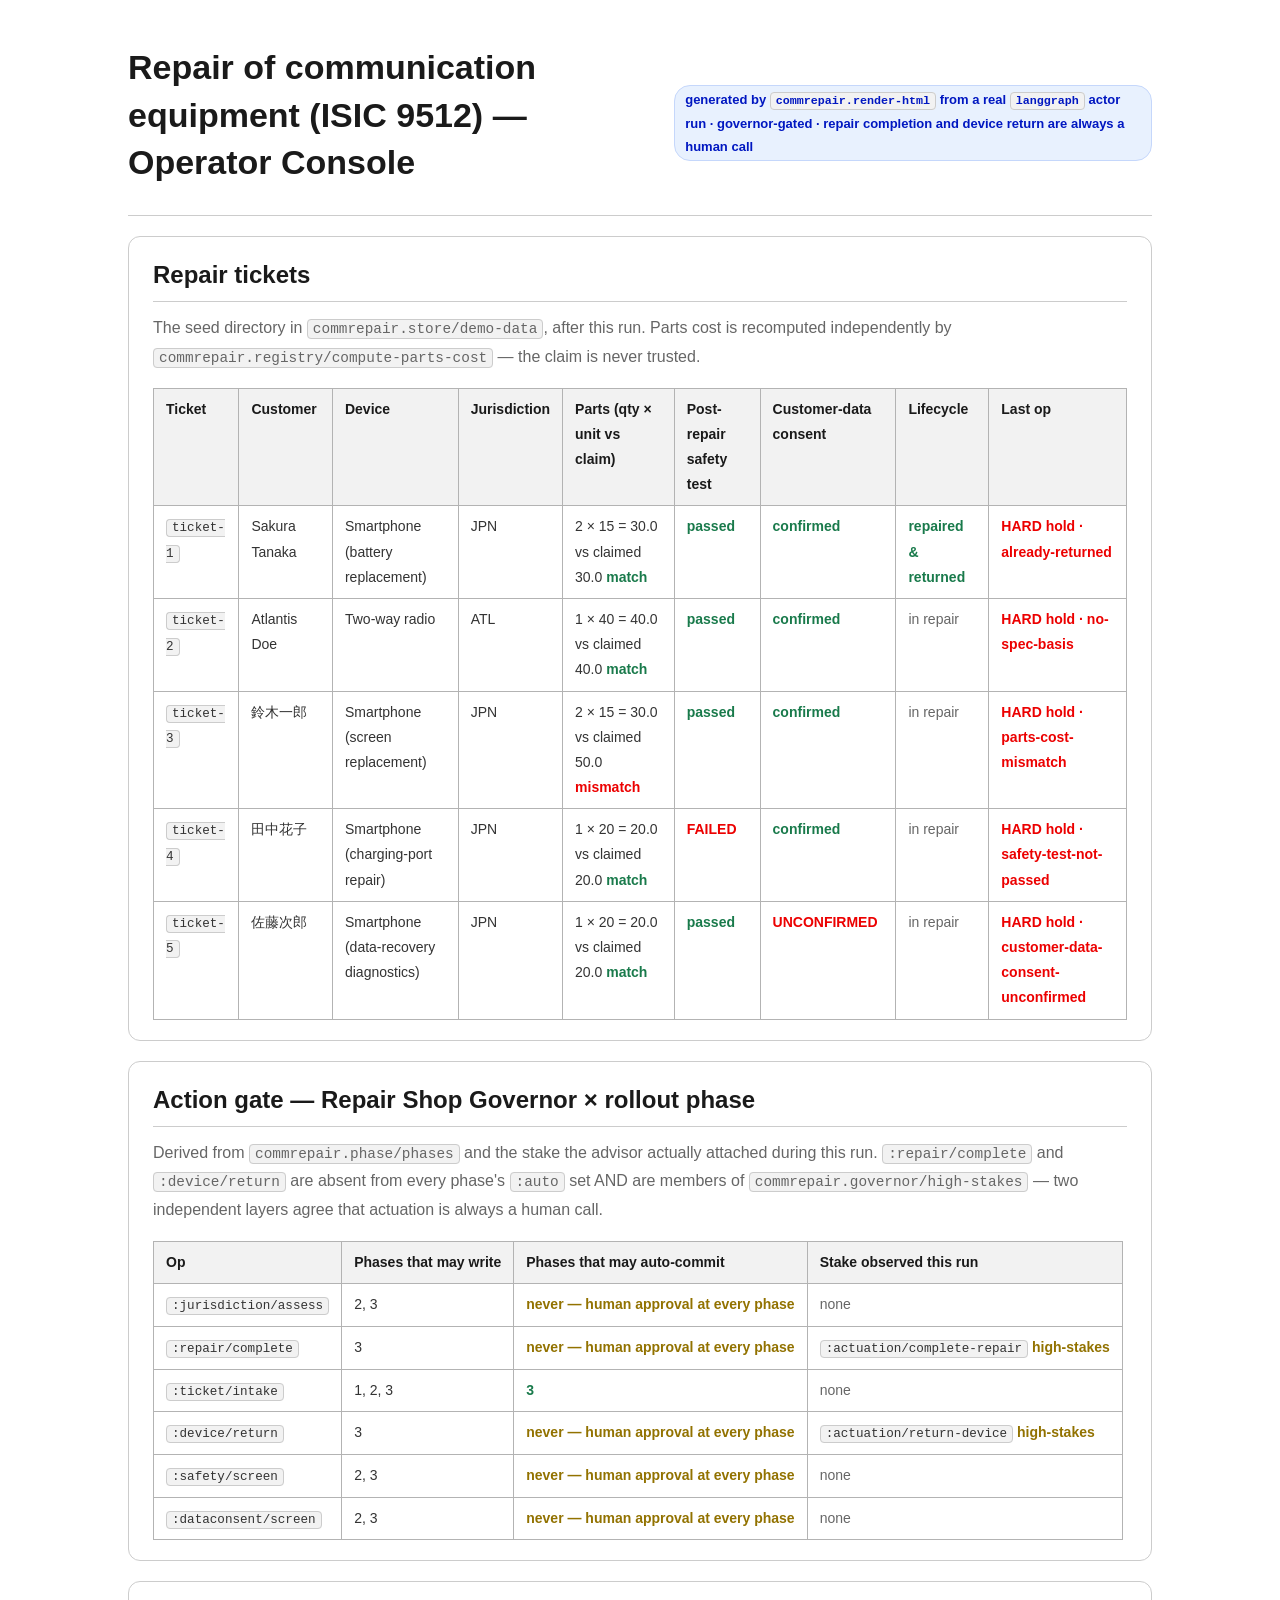
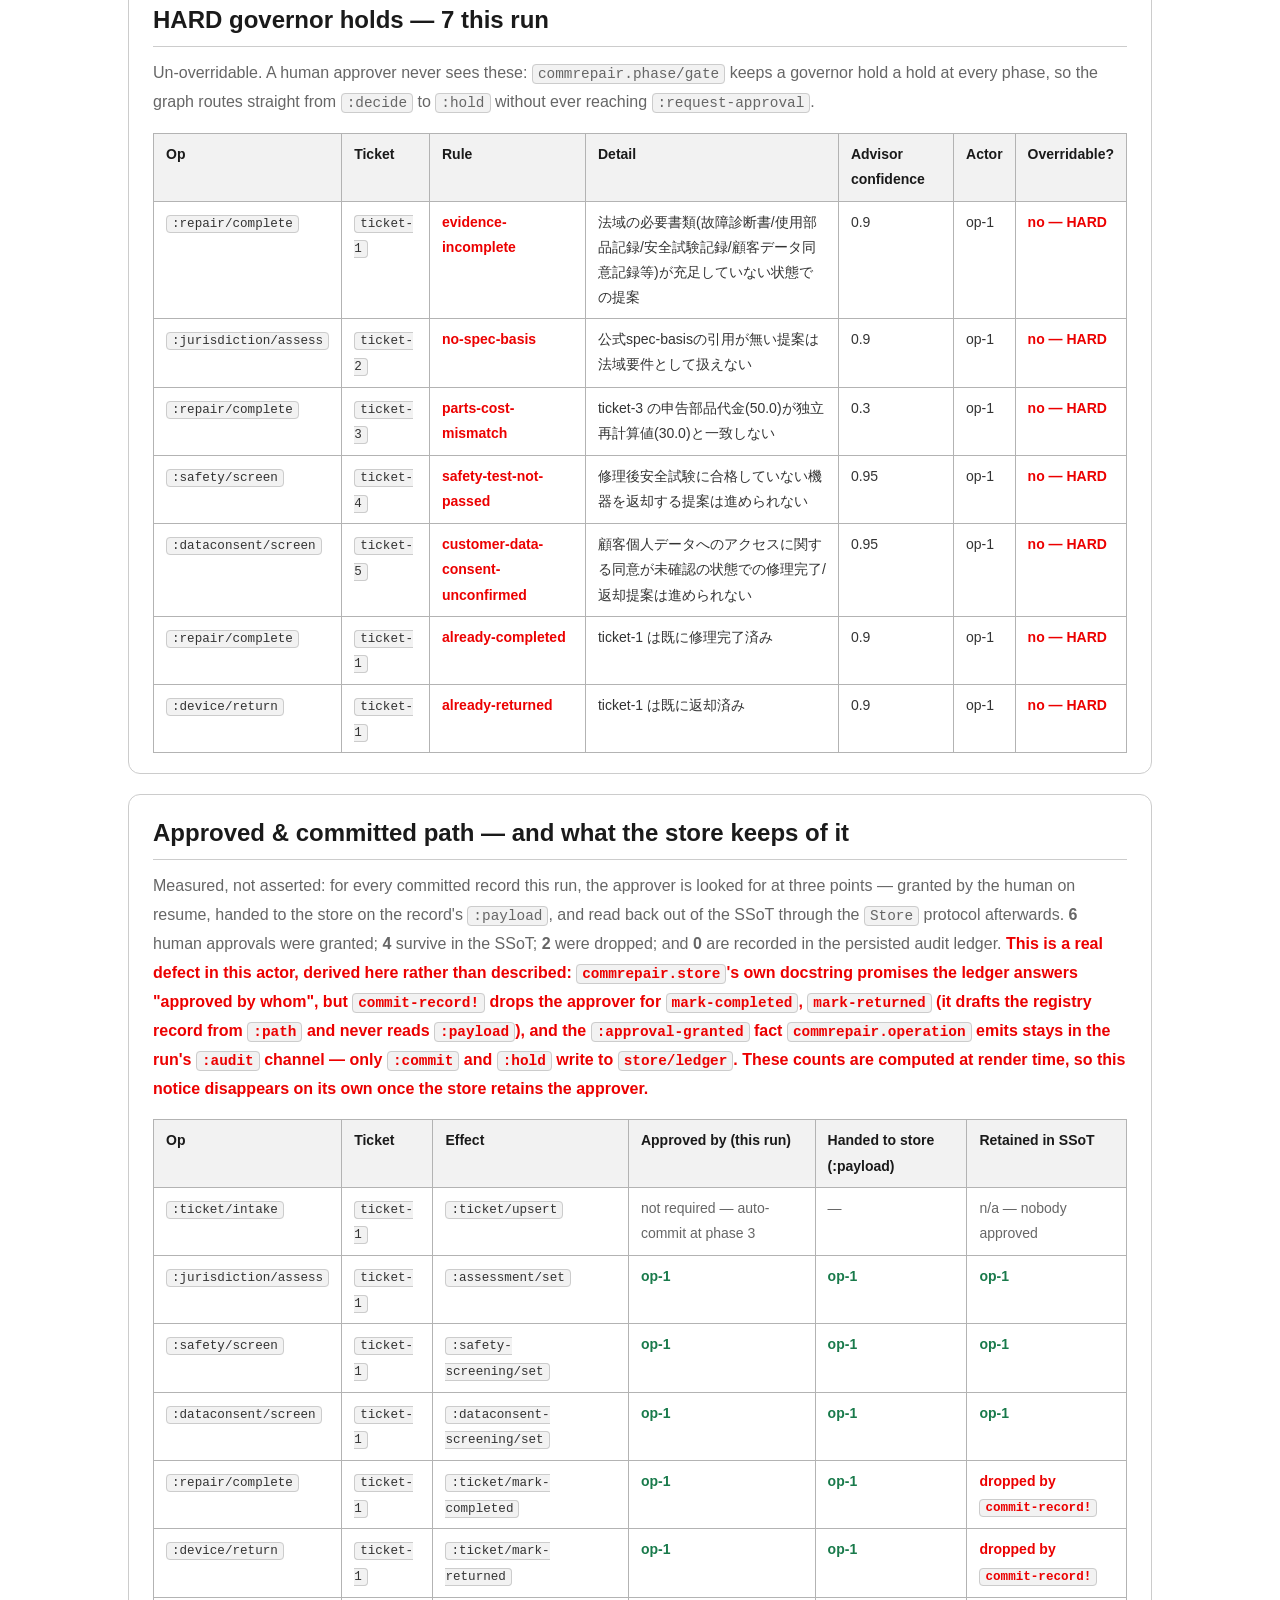
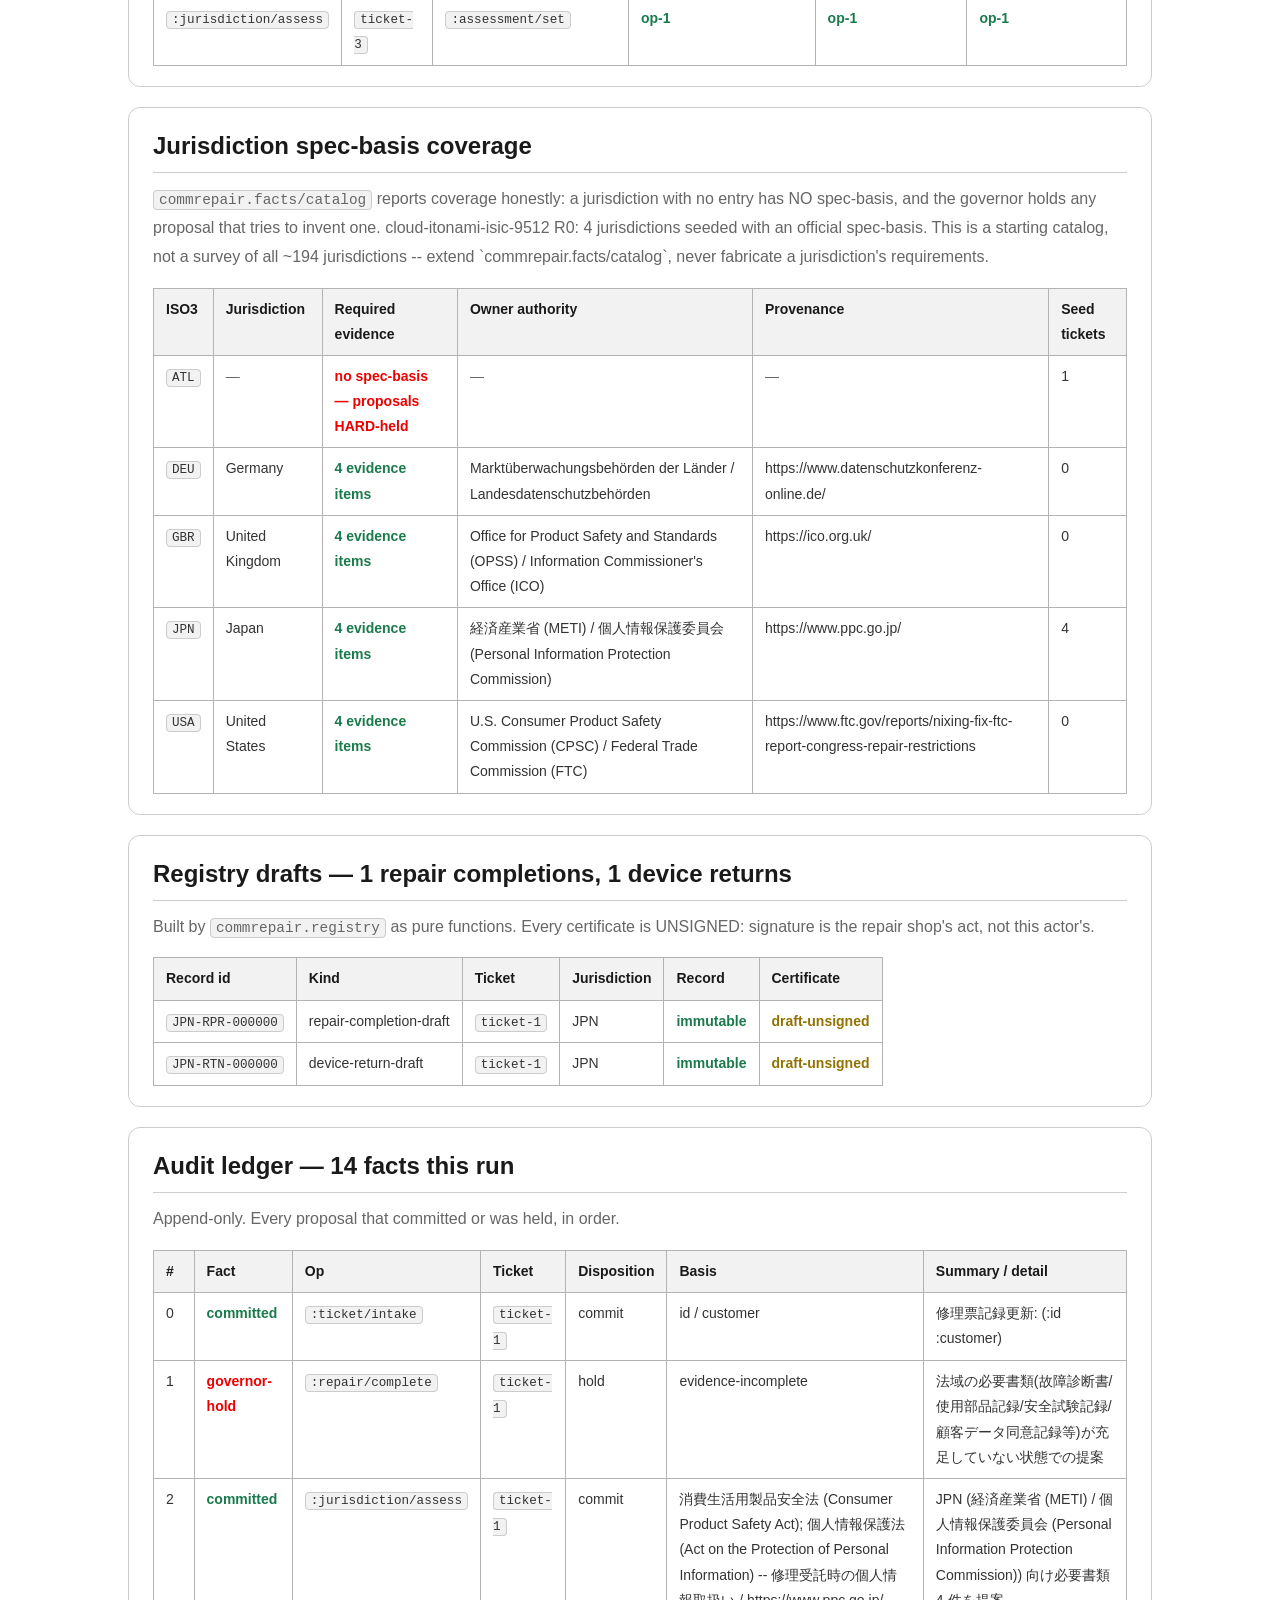
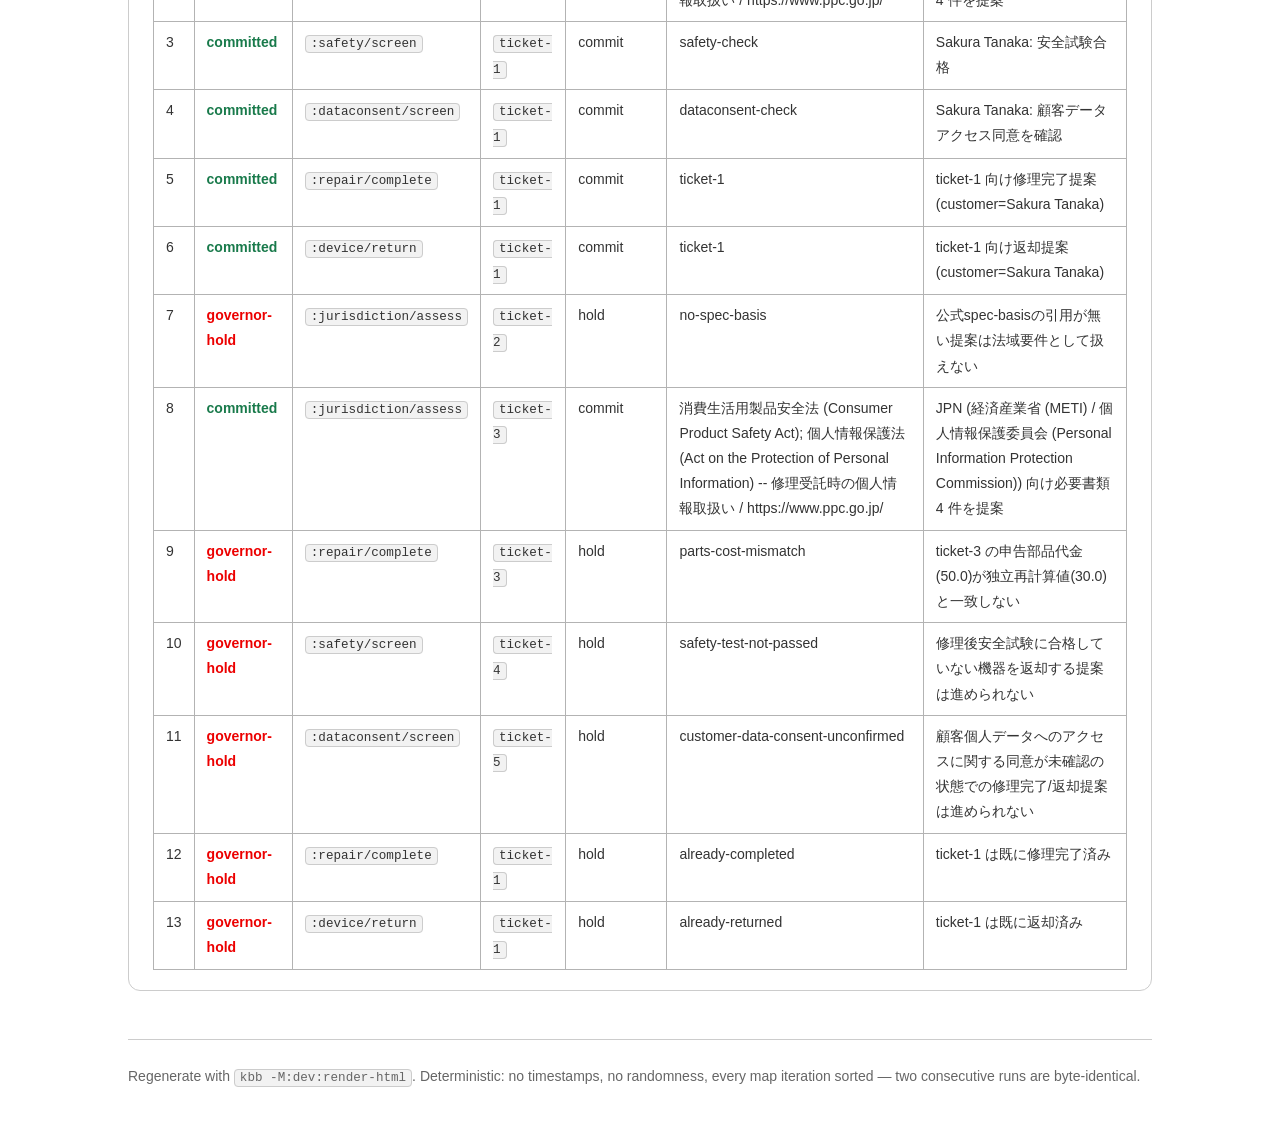
<file: docs/samples/operator-console.html>
<!DOCTYPE html>
<html lang="en">
<head><meta charset="utf-8"><meta name="viewport" content="width=device-width, initial-scale=1, viewport-fit=cover"><title>cloud-itonami-isic-9512 · commrepair operator console</title><style>
/* DADS (デジタル庁デザインシステム) primitives + the shared cloud-itonami
   operator-console skin, vendored so that `kbb -M:dev:render-html` needs
   NO network and NO git dependency.

   Provenance, both halves verifiable from this checkout:

   1. The :root block below is the TRANSITIVE CLOSURE (19 of 192 tokens) of the
      custom properties the skin below actually references, with values copied
      from the DADS stylesheet this repo already vendors into its own product
      face, docs/index.html. Those 192 definitions were compared against
      jp-go-dds pin 83db9954 and are value-identical for all 192 -- so the
      console is styled by exactly the same tokens as the product page, and
      cannot drift away from it.
   2. The rules after it are jp-go-dds.skin/skin-css verbatim (pin 83db9954),
      the skin every cloud-itonami operator console shares.

   Trimmed rather than wholesale-vendored on purpose: shipping all 192 tokens
   plus the full 67KB dds.css to reference 19 of them made the page 80% CSS.
   commrepair.render-html asserts at build time that every var() this page
   uses is defined here, so trimming can never silently unstyle the console. */

:root{
  --color-key-900: var(--color-primitive-blue-900);
  --color-neutral-solid-gray-200: #cccccc;
  --color-neutral-solid-gray-300: #b3b3b3;
  --color-neutral-solid-gray-50: #f2f2f2;
  --color-neutral-solid-gray-600: #666666;
  --color-neutral-solid-gray-800: #333333;
  --color-neutral-solid-gray-900: #1a1a1a;
  --color-neutral-white: #ffffff;
  --color-primitive-blue-200: #c5d7fb;
  --color-primitive-blue-50: #e8f1fe;
  --color-primitive-blue-900: #0017c1;
  --color-primitive-green-800: #197a4b;
  --color-primitive-red-800: #ec0000;
  --color-primitive-yellow-900: #927200;
  --color-semantic-error-1: var(--color-primitive-red-800);
  --color-semantic-success-2: var(--color-primitive-green-800);
  --color-semantic-warning-yellow-2: var(--color-primitive-yellow-900);
  --font-family-mono: "Noto Sans Mono", monospace;
  --font-family-sans: "Noto Sans JP", -apple-system, BlinkMacSystemFont, sans-serif;
}

body { font-family: var(--font-family-sans); color: var(--color-neutral-solid-gray-800); background: var(--color-neutral-white); line-height: 1.8; max-width: 64rem; margin: 0 auto; padding: 2rem 1rem 4rem; }
.container { max-width: 100%; margin: 0; padding: 0; }
h1 { font-size: 2.125rem; font-weight: 700; line-height: 1.4; margin: 0 0 1rem; color: var(--color-neutral-solid-gray-900); }
h2 { font-size: 1.5rem; font-weight: 700; line-height: 1.5; margin: 2.5rem 0 .75rem; padding-bottom: .5rem; border-bottom: 1px solid var(--color-neutral-solid-gray-200); color: var(--color-neutral-solid-gray-900); }
h3 { font-size: 1.25rem; font-weight: 700; line-height: 1.5; margin: 1.75rem 0 .5rem; color: var(--color-neutral-solid-gray-900); }
p { margin: 0 0 1rem; }
ul,ol { margin: 0 0 1rem; padding-left: 1.25rem; }
li { margin-block: .25rem; }
a { color: var(--color-key-900); }
.cta-button,.btn,.cta-primary,.cta-secondary { display: inline-block; text-decoration: none; font-weight: 700; padding: calc(12 / 16 * 1rem) calc(24 / 16 * 1rem); border-radius: calc(8 / 16 * 1rem); margin: .25rem .5rem .25rem 0; }
.cta-primary,.btn.primary { background: var(--color-key-900); color: var(--color-neutral-white); border: 1px solid var(--color-key-900); }
.cta-secondary,.btn.secondary { background: var(--color-neutral-white); color: var(--color-key-900); border: 1px solid var(--color-key-900); }
.cta,.cta-section,.ctas { margin: 1.5rem 0; }
table { display: block; overflow-x: auto; max-width: 100%; border-collapse: collapse; width: 100%; margin: .75rem 0 1.5rem; font-size: .875rem; }
th,td { border: 1px solid var(--color-neutral-solid-gray-300); padding: .5rem .75rem; text-align: left; vertical-align: top; }
th { background: var(--color-neutral-solid-gray-50); font-weight: 700; color: var(--color-neutral-solid-gray-900); }
code,pre { font-family: var(--font-family-mono); }
code { background: var(--color-neutral-solid-gray-50); border: 1px solid var(--color-neutral-solid-gray-200); border-radius: 4px; padding: 1px 5px; font-size: .9em; }
pre { background: var(--color-neutral-solid-gray-50); border: 1px solid var(--color-neutral-solid-gray-200); border-radius: 8px; padding: 1rem; overflow-x: auto; font-size: .8125rem; line-height: 1.7; }
pre code { background: none; border: 0; padding: 0; }
.ok { color: var(--color-semantic-success-2); font-weight: 700; }
.warn { color: var(--color-semantic-warning-yellow-2); font-weight: 700; }
.err,.critical { color: var(--color-semantic-error-1); font-weight: 700; }
.critical-cell { background: var(--color-semantic-error-1); color: var(--color-neutral-white); font-weight: 700; }
.muted { color: var(--color-neutral-solid-gray-600); font-weight: 400; }
.card,.banner,.pitch,.note,.problem,.differentiator,.what-not,.offer-list,.links,.links-section { border: 1px solid var(--color-neutral-solid-gray-200); border-radius: 12px; padding: 1.25rem 1.5rem; margin: 1.25rem 0; background: var(--color-neutral-white); }
.banner,.note { background: var(--color-neutral-solid-gray-50); }
.card>:first-child,.banner>:first-child,.pitch>:first-child { margin-top: 0; }
.card>:last-child,.banner>:last-child,.pitch>:last-child { margin-bottom: 0; }
.badge,.isic-badge,.tag,.classification { display: inline-block; font-size: .8125rem; font-weight: 700; padding: .1rem .625rem; border-radius: 1rem; background: var(--color-primitive-blue-50); color: var(--color-key-900); border: 1px solid var(--color-primitive-blue-200); }
.bar { display: flex; align-items: center; gap: .75rem; padding: .75rem 0; margin-bottom: 1rem; border-bottom: 1px solid var(--color-neutral-solid-gray-200); }
.subtitle { color: var(--color-neutral-solid-gray-600); margin: 0 0 1rem; }
.num,.amt { font-family: var(--font-family-mono); font-variant-numeric: tabular-nums; }
footer,.footer { margin-top: 3rem; padding-top: 1.5rem; border-top: 1px solid var(--color-neutral-solid-gray-200); color: var(--color-neutral-solid-gray-600); font-size: .875rem; }
img,svg { max-width: 100%; height: auto; }</style></head>
<body>
<header class="bar">
  <h1>Repair of communication equipment (ISIC 9512) — Operator Console</h1>
  <span class="badge">generated by <code>commrepair.render-html</code> from a real <code>langgraph</code> actor run · governor-gated · repair completion and device return are always a human call</span>
</header>
<main>
  <section class="card">
    <h2>Repair tickets</h2>
    <p class="muted">The seed directory in <code>commrepair.store/demo-data</code>, after this run. Parts cost is recomputed independently by <code>commrepair.registry/compute-parts-cost</code> — the claim is never trusted.</p>
    <table>
      <thead><tr><th>Ticket</th><th>Customer</th><th>Device</th><th>Jurisdiction</th><th>Parts (qty × unit vs claim)</th><th>Post-repair safety test</th><th>Customer-data consent</th><th>Lifecycle</th><th>Last op</th></tr></thead>
      <tbody>
        <tr><td><code>ticket-1</code></td><td>Sakura Tanaka</td><td>Smartphone (battery replacement)</td><td>JPN</td><td>2 × 15 = 30.0 vs claimed 30.0 <span class="ok">match</span></td><td><span class="ok">passed</span></td><td><span class="ok">confirmed</span></td><td><span class="ok">repaired &amp; returned</span></td><td><span class="critical">HARD hold · already-returned</span></td></tr>
        <tr><td><code>ticket-2</code></td><td>Atlantis Doe</td><td>Two-way radio</td><td>ATL</td><td>1 × 40 = 40.0 vs claimed 40.0 <span class="ok">match</span></td><td><span class="ok">passed</span></td><td><span class="ok">confirmed</span></td><td><span class="muted">in repair</span></td><td><span class="critical">HARD hold · no-spec-basis</span></td></tr>
        <tr><td><code>ticket-3</code></td><td>鈴木一郎</td><td>Smartphone (screen replacement)</td><td>JPN</td><td>2 × 15 = 30.0 vs claimed 50.0 <span class="critical">mismatch</span></td><td><span class="ok">passed</span></td><td><span class="ok">confirmed</span></td><td><span class="muted">in repair</span></td><td><span class="critical">HARD hold · parts-cost-mismatch</span></td></tr>
        <tr><td><code>ticket-4</code></td><td>田中花子</td><td>Smartphone (charging-port repair)</td><td>JPN</td><td>1 × 20 = 20.0 vs claimed 20.0 <span class="ok">match</span></td><td><span class="critical">FAILED</span></td><td><span class="ok">confirmed</span></td><td><span class="muted">in repair</span></td><td><span class="critical">HARD hold · safety-test-not-passed</span></td></tr>
        <tr><td><code>ticket-5</code></td><td>佐藤次郎</td><td>Smartphone (data-recovery diagnostics)</td><td>JPN</td><td>1 × 20 = 20.0 vs claimed 20.0 <span class="ok">match</span></td><td><span class="ok">passed</span></td><td><span class="critical">UNCONFIRMED</span></td><td><span class="muted">in repair</span></td><td><span class="critical">HARD hold · customer-data-consent-unconfirmed</span></td></tr>
      </tbody>
    </table>
  </section>
  <section class="card">
    <h2>Action gate — Repair Shop Governor × rollout phase</h2>
    <p class="muted">Derived from <code>commrepair.phase/phases</code> and the stake the advisor actually attached during this run. <code>:repair/complete</code> and <code>:device/return</code> are absent from every phase's <code>:auto</code> set AND are members of <code>commrepair.governor/high-stakes</code> — two independent layers agree that actuation is always a human call.</p>
    <table>
      <thead><tr><th>Op</th><th>Phases that may write</th><th>Phases that may auto-commit</th><th>Stake observed this run</th></tr></thead>
      <tbody>
        <tr><td><code>:jurisdiction/assess</code></td><td>2, 3</td><td><span class="warn">never — human approval at every phase</span></td><td><span class="muted">none</span></td></tr>
        <tr><td><code>:repair/complete</code></td><td>3</td><td><span class="warn">never — human approval at every phase</span></td><td><code>:actuation/complete-repair</code> <span class="warn">high-stakes</span></td></tr>
        <tr><td><code>:ticket/intake</code></td><td>1, 2, 3</td><td><span class="ok">3</span></td><td><span class="muted">none</span></td></tr>
        <tr><td><code>:device/return</code></td><td>3</td><td><span class="warn">never — human approval at every phase</span></td><td><code>:actuation/return-device</code> <span class="warn">high-stakes</span></td></tr>
        <tr><td><code>:safety/screen</code></td><td>2, 3</td><td><span class="warn">never — human approval at every phase</span></td><td><span class="muted">none</span></td></tr>
        <tr><td><code>:dataconsent/screen</code></td><td>2, 3</td><td><span class="warn">never — human approval at every phase</span></td><td><span class="muted">none</span></td></tr>
      </tbody>
    </table>
  </section>
  <section class="card">
    <h2>HARD governor holds — 7 this run</h2>
    <p class="muted">Un-overridable. A human approver never sees these: <code>commrepair.phase/gate</code> keeps a governor hold a hold at every phase, so the graph routes straight from <code>:decide</code> to <code>:hold</code> without ever reaching <code>:request-approval</code>.</p>
    <table>
      <thead><tr><th>Op</th><th>Ticket</th><th>Rule</th><th>Detail</th><th>Advisor confidence</th><th>Actor</th><th>Overridable?</th></tr></thead>
      <tbody>
        <tr><td><code>:repair/complete</code></td><td><code>ticket-1</code></td><td><span class="critical">evidence-incomplete</span></td><td>法域の必要書類(故障診断書/使用部品記録/安全試験記録/顧客データ同意記録等)が充足していない状態での提案</td><td>0.9</td><td>op-1</td><td><span class="critical">no — HARD</span></td></tr>
        <tr><td><code>:jurisdiction/assess</code></td><td><code>ticket-2</code></td><td><span class="critical">no-spec-basis</span></td><td>公式spec-basisの引用が無い提案は法域要件として扱えない</td><td>0.9</td><td>op-1</td><td><span class="critical">no — HARD</span></td></tr>
        <tr><td><code>:repair/complete</code></td><td><code>ticket-3</code></td><td><span class="critical">parts-cost-mismatch</span></td><td>ticket-3 の申告部品代金(50.0)が独立再計算値(30.0)と一致しない</td><td>0.3</td><td>op-1</td><td><span class="critical">no — HARD</span></td></tr>
        <tr><td><code>:safety/screen</code></td><td><code>ticket-4</code></td><td><span class="critical">safety-test-not-passed</span></td><td>修理後安全試験に合格していない機器を返却する提案は進められない</td><td>0.95</td><td>op-1</td><td><span class="critical">no — HARD</span></td></tr>
        <tr><td><code>:dataconsent/screen</code></td><td><code>ticket-5</code></td><td><span class="critical">customer-data-consent-unconfirmed</span></td><td>顧客個人データへのアクセスに関する同意が未確認の状態での修理完了/返却提案は進められない</td><td>0.95</td><td>op-1</td><td><span class="critical">no — HARD</span></td></tr>
        <tr><td><code>:repair/complete</code></td><td><code>ticket-1</code></td><td><span class="critical">already-completed</span></td><td>ticket-1 は既に修理完了済み</td><td>0.9</td><td>op-1</td><td><span class="critical">no — HARD</span></td></tr>
        <tr><td><code>:device/return</code></td><td><code>ticket-1</code></td><td><span class="critical">already-returned</span></td><td>ticket-1 は既に返却済み</td><td>0.9</td><td>op-1</td><td><span class="critical">no — HARD</span></td></tr>
      </tbody>
    </table>
  </section>
  <section class="card">
    <h2>Approved &amp; committed path — and what the store keeps of it</h2>
    <p class="muted">Measured, not asserted: for every committed record this run, the approver is looked for at three points — granted by the human on resume, handed to the store on the record's <code>:payload</code>, and read back out of the SSoT through the <code>Store</code> protocol afterwards. <strong>6</strong> human approvals were granted; <strong>4</strong> survive in the SSoT; <strong>2</strong> were dropped; and <strong>0</strong> are recorded in the persisted audit ledger. <span class="critical">This is a real defect in this actor, derived here rather than described: <code>commrepair.store</code>'s own docstring promises the ledger answers &quot;approved by whom&quot;, but <code>commit-record!</code> drops the approver for <code>mark-completed</code>, <code>mark-returned</code> (it drafts the registry record from <code>:path</code> and never reads <code>:payload</code>), and the <code>:approval-granted</code> fact <code>commrepair.operation</code> emits stays in the run's <code>:audit</code> channel — only <code>:commit</code> and <code>:hold</code> write to <code>store/ledger</code>. These counts are computed at render time, so this notice disappears on its own once the store retains the approver.</span></p>
    <table>
      <thead><tr><th>Op</th><th>Ticket</th><th>Effect</th><th>Approved by (this run)</th><th>Handed to store (:payload)</th><th>Retained in SSoT</th></tr></thead>
      <tbody>
        <tr><td><code>:ticket/intake</code></td><td><code>ticket-1</code></td><td><code>:ticket/upsert</code></td><td><span class="muted">not required — auto-commit at phase 3</span></td><td><span class="muted">—</span></td><td><span class="muted">n/a — nobody approved</span></td></tr>
        <tr><td><code>:jurisdiction/assess</code></td><td><code>ticket-1</code></td><td><code>:assessment/set</code></td><td><span class="ok">op-1</span></td><td><span class="ok">op-1</span></td><td><span class="ok">op-1</span></td></tr>
        <tr><td><code>:safety/screen</code></td><td><code>ticket-1</code></td><td><code>:safety-screening/set</code></td><td><span class="ok">op-1</span></td><td><span class="ok">op-1</span></td><td><span class="ok">op-1</span></td></tr>
        <tr><td><code>:dataconsent/screen</code></td><td><code>ticket-1</code></td><td><code>:dataconsent-screening/set</code></td><td><span class="ok">op-1</span></td><td><span class="ok">op-1</span></td><td><span class="ok">op-1</span></td></tr>
        <tr><td><code>:repair/complete</code></td><td><code>ticket-1</code></td><td><code>:ticket/mark-completed</code></td><td><span class="ok">op-1</span></td><td><span class="ok">op-1</span></td><td><span class="critical">dropped by <code>commit-record!</code></span></td></tr>
        <tr><td><code>:device/return</code></td><td><code>ticket-1</code></td><td><code>:ticket/mark-returned</code></td><td><span class="ok">op-1</span></td><td><span class="ok">op-1</span></td><td><span class="critical">dropped by <code>commit-record!</code></span></td></tr>
        <tr><td><code>:jurisdiction/assess</code></td><td><code>ticket-3</code></td><td><code>:assessment/set</code></td><td><span class="ok">op-1</span></td><td><span class="ok">op-1</span></td><td><span class="ok">op-1</span></td></tr>
      </tbody>
    </table>
  </section>
  <section class="card">
    <h2>Jurisdiction spec-basis coverage</h2>
    <p class="muted"><code>commrepair.facts/catalog</code> reports coverage honestly: a jurisdiction with no entry has NO spec-basis, and the governor holds any proposal that tries to invent one. cloud-itonami-isic-9512 R0: 4 jurisdictions seeded with an official spec-basis. This is a starting catalog, not a survey of all ~194 jurisdictions -- extend `commrepair.facts/catalog`, never fabricate a jurisdiction's requirements.</p>
    <table>
      <thead><tr><th>ISO3</th><th>Jurisdiction</th><th>Required evidence</th><th>Owner authority</th><th>Provenance</th><th>Seed tickets</th></tr></thead>
      <tbody>
        <tr><td><code>ATL</code></td><td><span class="muted">—</span></td><td><span class="critical">no spec-basis — proposals HARD-held</span></td><td><span class="muted">—</span></td><td><span class="muted">—</span></td><td>1</td></tr>
        <tr><td><code>DEU</code></td><td>Germany</td><td><span class="ok">4 evidence items</span></td><td>Marktüberwachungsbehörden der Länder / Landesdatenschutzbehörden</td><td>https://www.datenschutzkonferenz-online.de/</td><td>0</td></tr>
        <tr><td><code>GBR</code></td><td>United Kingdom</td><td><span class="ok">4 evidence items</span></td><td>Office for Product Safety and Standards (OPSS) / Information Commissioner's Office (ICO)</td><td>https://ico.org.uk/</td><td>0</td></tr>
        <tr><td><code>JPN</code></td><td>Japan</td><td><span class="ok">4 evidence items</span></td><td>経済産業省 (METI) / 個人情報保護委員会 (Personal Information Protection Commission)</td><td>https://www.ppc.go.jp/</td><td>4</td></tr>
        <tr><td><code>USA</code></td><td>United States</td><td><span class="ok">4 evidence items</span></td><td>U.S. Consumer Product Safety Commission (CPSC) / Federal Trade Commission (FTC)</td><td>https://www.ftc.gov/reports/nixing-fix-ftc-report-congress-repair-restrictions</td><td>0</td></tr>
      </tbody>
    </table>
  </section>
  <section class="card">
    <h2>Registry drafts — 1 repair completions, 1 device returns</h2>
    <p class="muted">Built by <code>commrepair.registry</code> as pure functions. Every certificate is UNSIGNED: signature is the repair shop's act, not this actor's.</p>
    <table>
      <thead><tr><th>Record id</th><th>Kind</th><th>Ticket</th><th>Jurisdiction</th><th>Record</th><th>Certificate</th></tr></thead>
      <tbody>
        <tr><td><code>JPN-RPR-000000</code></td><td>repair-completion-draft</td><td><code>ticket-1</code></td><td>JPN</td><td><span class="ok">immutable</span></td><td><span class="warn">draft-unsigned</span></td></tr>
        <tr><td><code>JPN-RTN-000000</code></td><td>device-return-draft</td><td><code>ticket-1</code></td><td>JPN</td><td><span class="ok">immutable</span></td><td><span class="warn">draft-unsigned</span></td></tr>
      </tbody>
    </table>
  </section>
  <section class="card">
    <h2>Audit ledger — 14 facts this run</h2>
    <p class="muted">Append-only. Every proposal that committed or was held, in order.</p>
    <table>
      <thead><tr><th>#</th><th>Fact</th><th>Op</th><th>Ticket</th><th>Disposition</th><th>Basis</th><th>Summary / detail</th></tr></thead>
      <tbody>
        <tr><td>0</td><td><span class="ok">committed</span></td><td><code>:ticket/intake</code></td><td><code>ticket-1</code></td><td>commit</td><td>id / customer</td><td>修理票記録更新: (:id :customer)</td></tr>
        <tr><td>1</td><td><span class="critical">governor-hold</span></td><td><code>:repair/complete</code></td><td><code>ticket-1</code></td><td>hold</td><td>evidence-incomplete</td><td>法域の必要書類(故障診断書/使用部品記録/安全試験記録/顧客データ同意記録等)が充足していない状態での提案</td></tr>
        <tr><td>2</td><td><span class="ok">committed</span></td><td><code>:jurisdiction/assess</code></td><td><code>ticket-1</code></td><td>commit</td><td>消費生活用製品安全法 (Consumer Product Safety Act); 個人情報保護法 (Act on the Protection of Personal Information) -- 修理受託時の個人情報取扱い / https://www.ppc.go.jp/</td><td>JPN (経済産業省 (METI) / 個人情報保護委員会 (Personal Information Protection Commission)) 向け必要書類 4 件を提案</td></tr>
        <tr><td>3</td><td><span class="ok">committed</span></td><td><code>:safety/screen</code></td><td><code>ticket-1</code></td><td>commit</td><td>safety-check</td><td>Sakura Tanaka: 安全試験合格</td></tr>
        <tr><td>4</td><td><span class="ok">committed</span></td><td><code>:dataconsent/screen</code></td><td><code>ticket-1</code></td><td>commit</td><td>dataconsent-check</td><td>Sakura Tanaka: 顧客データアクセス同意を確認</td></tr>
        <tr><td>5</td><td><span class="ok">committed</span></td><td><code>:repair/complete</code></td><td><code>ticket-1</code></td><td>commit</td><td>ticket-1</td><td>ticket-1 向け修理完了提案 (customer=Sakura Tanaka)</td></tr>
        <tr><td>6</td><td><span class="ok">committed</span></td><td><code>:device/return</code></td><td><code>ticket-1</code></td><td>commit</td><td>ticket-1</td><td>ticket-1 向け返却提案 (customer=Sakura Tanaka)</td></tr>
        <tr><td>7</td><td><span class="critical">governor-hold</span></td><td><code>:jurisdiction/assess</code></td><td><code>ticket-2</code></td><td>hold</td><td>no-spec-basis</td><td>公式spec-basisの引用が無い提案は法域要件として扱えない</td></tr>
        <tr><td>8</td><td><span class="ok">committed</span></td><td><code>:jurisdiction/assess</code></td><td><code>ticket-3</code></td><td>commit</td><td>消費生活用製品安全法 (Consumer Product Safety Act); 個人情報保護法 (Act on the Protection of Personal Information) -- 修理受託時の個人情報取扱い / https://www.ppc.go.jp/</td><td>JPN (経済産業省 (METI) / 個人情報保護委員会 (Personal Information Protection Commission)) 向け必要書類 4 件を提案</td></tr>
        <tr><td>9</td><td><span class="critical">governor-hold</span></td><td><code>:repair/complete</code></td><td><code>ticket-3</code></td><td>hold</td><td>parts-cost-mismatch</td><td>ticket-3 の申告部品代金(50.0)が独立再計算値(30.0)と一致しない</td></tr>
        <tr><td>10</td><td><span class="critical">governor-hold</span></td><td><code>:safety/screen</code></td><td><code>ticket-4</code></td><td>hold</td><td>safety-test-not-passed</td><td>修理後安全試験に合格していない機器を返却する提案は進められない</td></tr>
        <tr><td>11</td><td><span class="critical">governor-hold</span></td><td><code>:dataconsent/screen</code></td><td><code>ticket-5</code></td><td>hold</td><td>customer-data-consent-unconfirmed</td><td>顧客個人データへのアクセスに関する同意が未確認の状態での修理完了/返却提案は進められない</td></tr>
        <tr><td>12</td><td><span class="critical">governor-hold</span></td><td><code>:repair/complete</code></td><td><code>ticket-1</code></td><td>hold</td><td>already-completed</td><td>ticket-1 は既に修理完了済み</td></tr>
        <tr><td>13</td><td><span class="critical">governor-hold</span></td><td><code>:device/return</code></td><td><code>ticket-1</code></td><td>hold</td><td>already-returned</td><td>ticket-1 は既に返却済み</td></tr>
      </tbody>
    </table>
  </section>
</main>
<footer>
  <p class="muted">Regenerate with <code>kbb -M:dev:render-html</code>. Deterministic: no timestamps, no randomness, every map iteration sorted — two consecutive runs are byte-identical.</p>
</footer>
</body>
</html>
</file>
